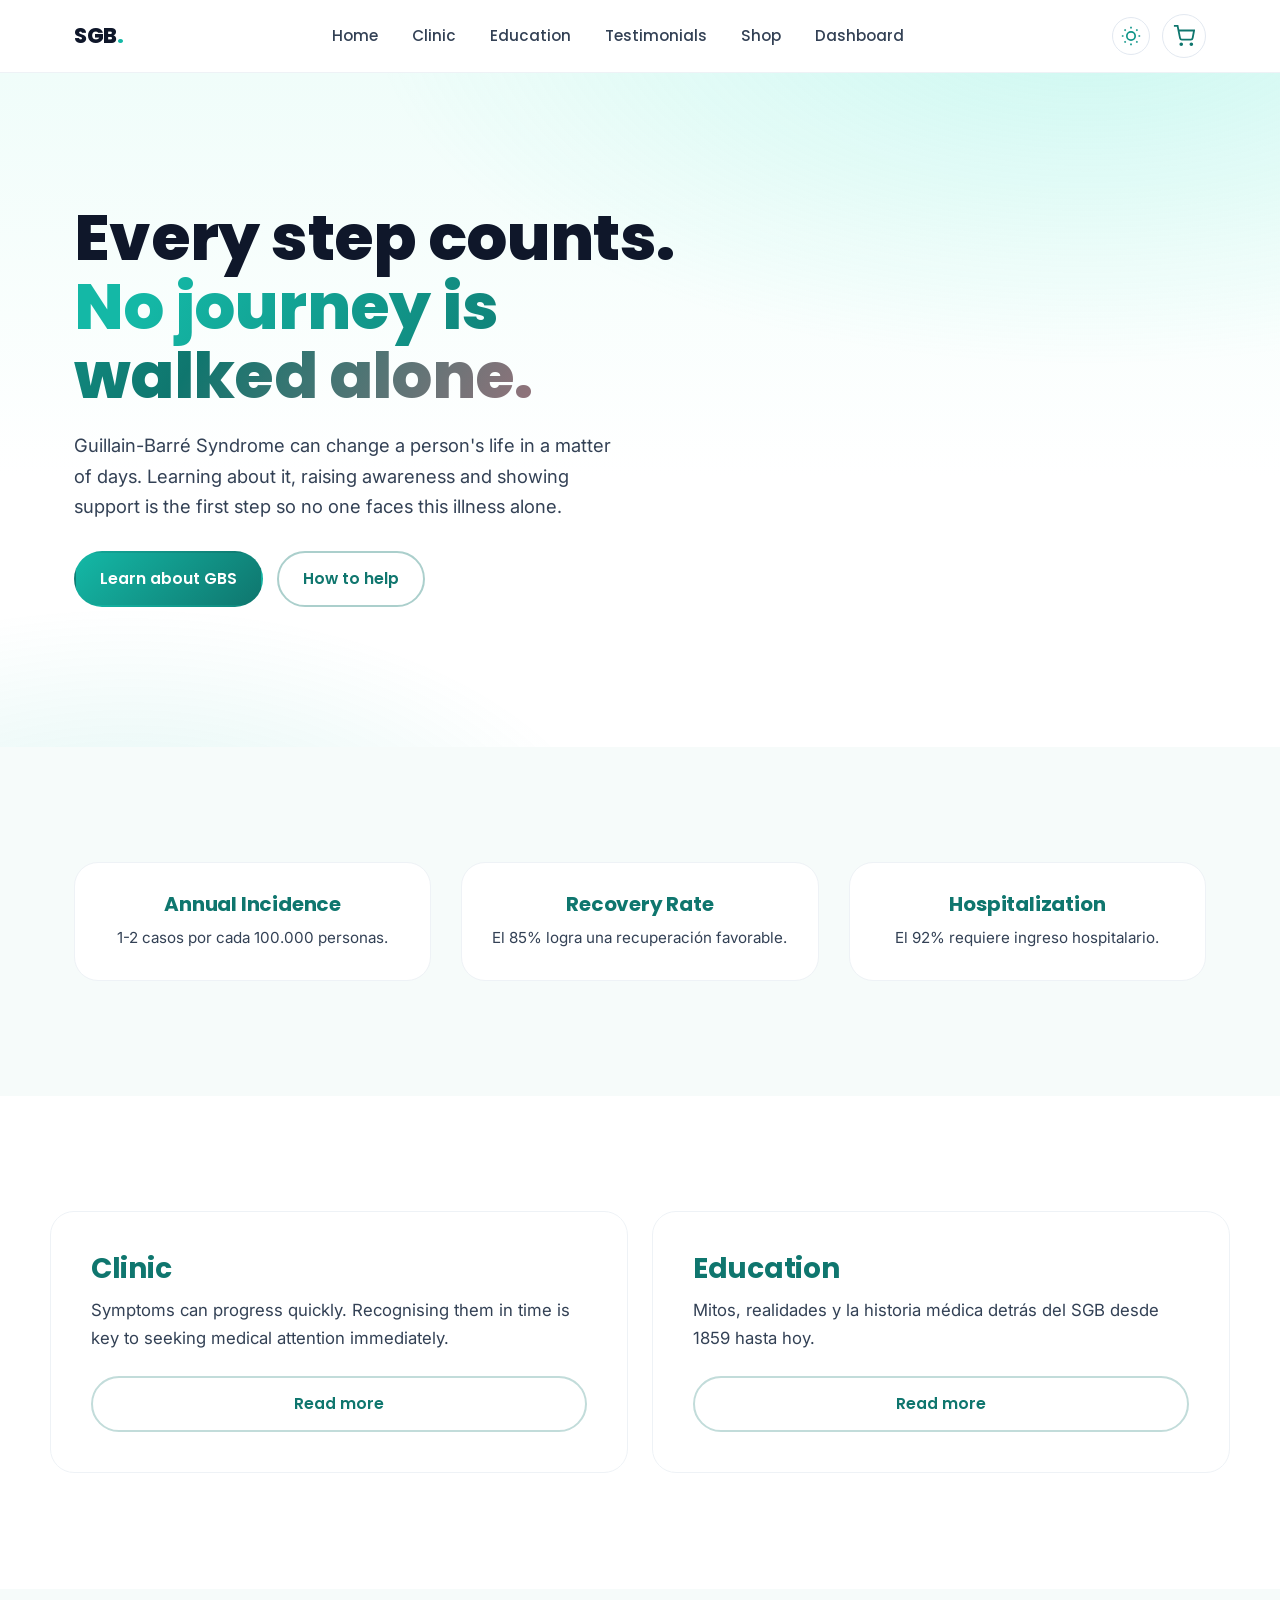
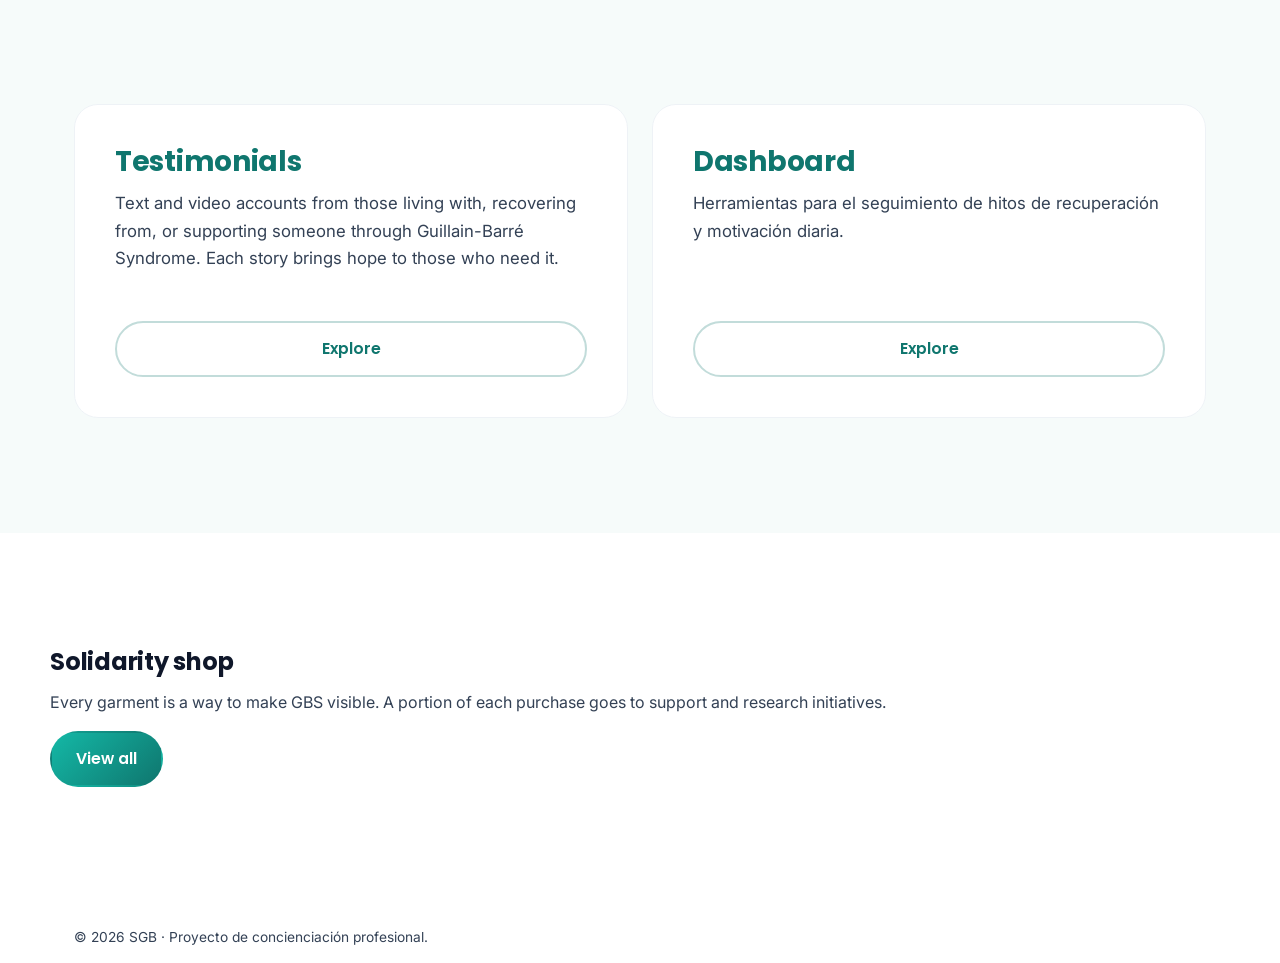
<file: index.html>
<!DOCTYPE html>
<html lang="es" data-theme="light">
<head>
  <meta charset="UTF-8" />
  <meta name="viewport" content="width=device-width, initial-scale=1.0" />
  <title data-i18n="meta.title">SGB · Concienciación del Síndrome de Guillain-Barré</title>
  
  <meta name="description" content="Síndrome de Guillain-Barré (SGB): web de concienciación. Información, síntomas, cómo ayudar y merchandising solidario. Únete a la causa." data-i18n-attr="content:meta.description" />
  <meta name="keywords" content="SGB, Guillain-Barré, síntomas SGB, apoyo SGB, concienciación médica, parálisis ascendente" />
  <meta name="author" content="SGB Concienciación" />
  <meta name="robots" content="index, follow" />
  <link rel="canonical" href="https://sgb-concienciacion.vercel.app/" />
  
  <link rel="icon" type="image/svg+xml" href="assets/favicon.svg" />
  <link rel="stylesheet" href="css/styles.css" />
  <link rel="preconnect" href="https://fonts.googleapis.com" />
  <link rel="preconnect" href="https://fonts.gstatic.com" crossorigin />
  <link href="https://fonts.googleapis.com/css2?family=Poppins:wght@400;500;600;700;800&family=Inter:wght@400;500;600&display=swap" rel="stylesheet" />
</head>
<body>
  <a href="#main" class="skip-link" data-i18n="skip.content">Saltar al contenido</a>

  <header class="site-header sticky" id="top">
    <div class="container header-inner">
      <a href="index.html" class="brand" aria-label="Inicio - SGB" data-i18n-attr="aria-label:brand.aria">
        <span class="brand-text">SGB<span class="brand-dot">.</span></span>
      </a>

      <nav class="nav" id="nav" aria-label="Navegación principal">
        <ul class="nav-list" role="list">
          <li><a href="index.html" class="nav-link active" data-i18n="nav.inicio">Inicio</a></li>
          <li><a href="clinica.html" class="nav-link" data-i18n="nav.sintomas">Clínica</a></li>
          <li><a href="educacion.html" class="nav-link" data-i18n="nav.concienciacion">Educación</a></li>
          <li><a href="comunidad.html" class="nav-link" data-i18n="nav.testimonios">Comunidad</a></li>
          <li><a href="tienda.html" class="nav-link" data-i18n="nav.merchan">Tienda</a></li>
          <li><a href="dashboard.html" class="nav-link" data-i18n="nav.dashboard">Dashboard</a></li>
        </ul>
      </nav>

      <div class="header-actions">
        <button class="theme-toggle" id="themeToggle" aria-label="Cambiar tema" data-i18n-attr="aria-label:attr.theme">
          <svg class="sun" viewBox="0 0 24 24" width="20" height="20" fill="none" stroke="currentColor" stroke-width="2"><circle cx="12" cy="12" r="5"/><path d="M12 1v2M12 21v2M4.22 4.22l1.42 1.42M18.36 18.36l1.42 1.42M1 12h2M21 12h2M4.22 19.78l1.42-1.42M18.36 5.64l1.42-1.42"/></svg>
          <svg class="moon" viewBox="0 0 24 24" width="20" height="20" fill="none" stroke="currentColor" stroke-width="2"><path d="M21 12.79A9 9 0 1 1 11.21 3 7 7 0 0 0 21 12.79z"/></svg>
        </button>
        <button class="cart-btn" id="cartBtn" aria-label="Carrito" data-i18n-attr="aria-label:attr.cart">
          <svg viewBox="0 0 24 24" width="22" height="22" fill="none" stroke="currentColor" stroke-width="2"><circle cx="9" cy="21" r="1"/><circle cx="20" cy="21" r="1"/><path d="M1 1h4l2.68 13.39a2 2 0 0 0 2 1.61h9.72a2 2 0 0 0 2-1.61L23 6H6"/></svg>
          <span class="cart-count" id="cartCount">0</span>
        </button>
        <button class="menu-toggle" id="menuToggle" aria-label="Abrir menú" data-i18n-attr="aria-label:attr.menu.open">
          <span></span><span></span><span></span>
        </button>
      </div>
    </div>
  </header>

  <main id="main">
    <!-- HERO -->
    <section class="hero">
      <div class="container hero-inner">
        <div class="hero-content">
          <h1 class="hero-title"><span data-i18n="hero.title">Cada paso cuenta.</span><br /><span class="grad" data-i18n="hero.title.grad">Ningún camino se recorre solo.</span></h1>
          <p class="hero-lead" data-i18n="hero.lead">El Síndrome de Guillain-Barré puede cambiar la vida de una persona en cuestión de días. Informarse es el primer paso.</p>
          <div class="hero-cta">
            <a href="clinica.html" class="btn btn-primary" data-i18n="hero.cta.conocer">Conocer el SGB</a>
            <a href="tienda.html" class="btn btn-outline" data-i18n="hero.cta.ayuda">Cómo ayudar</a>
          </div>
        </div>
      </div>
    </section>

    <!-- IMPACTO (STATS) -->
    <section class="section section-alt">
      <div class="container">
        <div class="stats-infographic-grid">
          <article class="stat-card-clinical">
            <h3 data-i18n="stats.incidence.h">Incidencia Anual</h3>
            <p>1-2 casos por cada 100.000 personas.</p>
          </article>
          <article class="stat-card-clinical">
            <h3 data-i18n="stats.recovery.h">Recuperación</h3>
            <p>El 85% logra una recuperación favorable.</p>
          </article>
          <article class="stat-card-clinical">
            <h3 data-i18n="stats.hospital.h">Hospitalización</h3>
            <p>El 92% requiere ingreso hospitalario.</p>
          </article>
        </div>
      </div>
    </section>

    <!-- SECCIONES TEASER -->
    <section class="section container">
      <div class="grid-2">
        <article class="teaser-card reveal">
          <h2 data-i18n="nav.sintomas">Clínica</h2>
          <p data-i18n="sintomas.lead">Reconocer los síntomas a tiempo es vital. Explora la progresión ascendente y busca ayuda inmediata.</p>
          <a href="clinica.html" class="btn btn-ghost" data-i18n="btn.readmore">Leer más</a>
        </article>
        <article class="teaser-card reveal">
          <h2 data-i18n="nav.concienciacion">Educación</h2>
          <p>Mitos, realidades y la historia médica detrás del SGB desde 1859 hasta hoy.</p>
          <a href="educacion.html" class="btn btn-ghost" data-i18n="btn.readmore">Leer más</a>
        </article>
      </div>
    </section>

    <section class="section section-alt">
      <div class="container grid-2">
        <article class="teaser-card reveal">
          <h2 data-i18n="nav.testimonios">Comunidad</h2>
          <p data-i18n="test.lead">Historias de lucha y superación. Comparte tu testimonio y ayuda a otros en su camino.</p>
          <div id="teaserTestimonios" class="teaser-grid"></div>
          <a href="comunidad.html" class="btn btn-ghost" data-i18n="btn.explore">Explorar</a>
        </article>
        <article class="teaser-card reveal">
          <h2 data-i18n="nav.dashboard">Mi Dashboard</h2>
          <p>Herramientas para el seguimiento de hitos de recuperación y motivación diaria.</p>
          <a href="dashboard.html" class="btn btn-ghost" data-i18n="btn.explore">Explorar</a>
        </article>
      </div>
    </section>

    <!-- TIENDA TEASER -->
    <section class="section container center">
      <h2 data-i18n="cta.tienda">Tienda Solidaria</h2>
      <p data-i18n="merchan.lead">Cada compra apoya directamente la investigación y visibilidad del SGB.</p>
      <div class="teaser-products grid-3" id="teaserProducts"></div>
      <a href="tienda.html" class="btn btn-primary" data-i18n="btn.viewall">Ver toda la tienda</a>
    </section>
  </main>

  <footer class="footer">
    <div class="container footer-bottom">
      <p>© 2026 SGB · Proyecto de concienciación profesional.</p>
    </div>
  </footer>

  <!-- Scripts -->
  <script src="js/i18n.js"></script>
  <script src="js/main.js"></script>
</body>
</html>
</file>
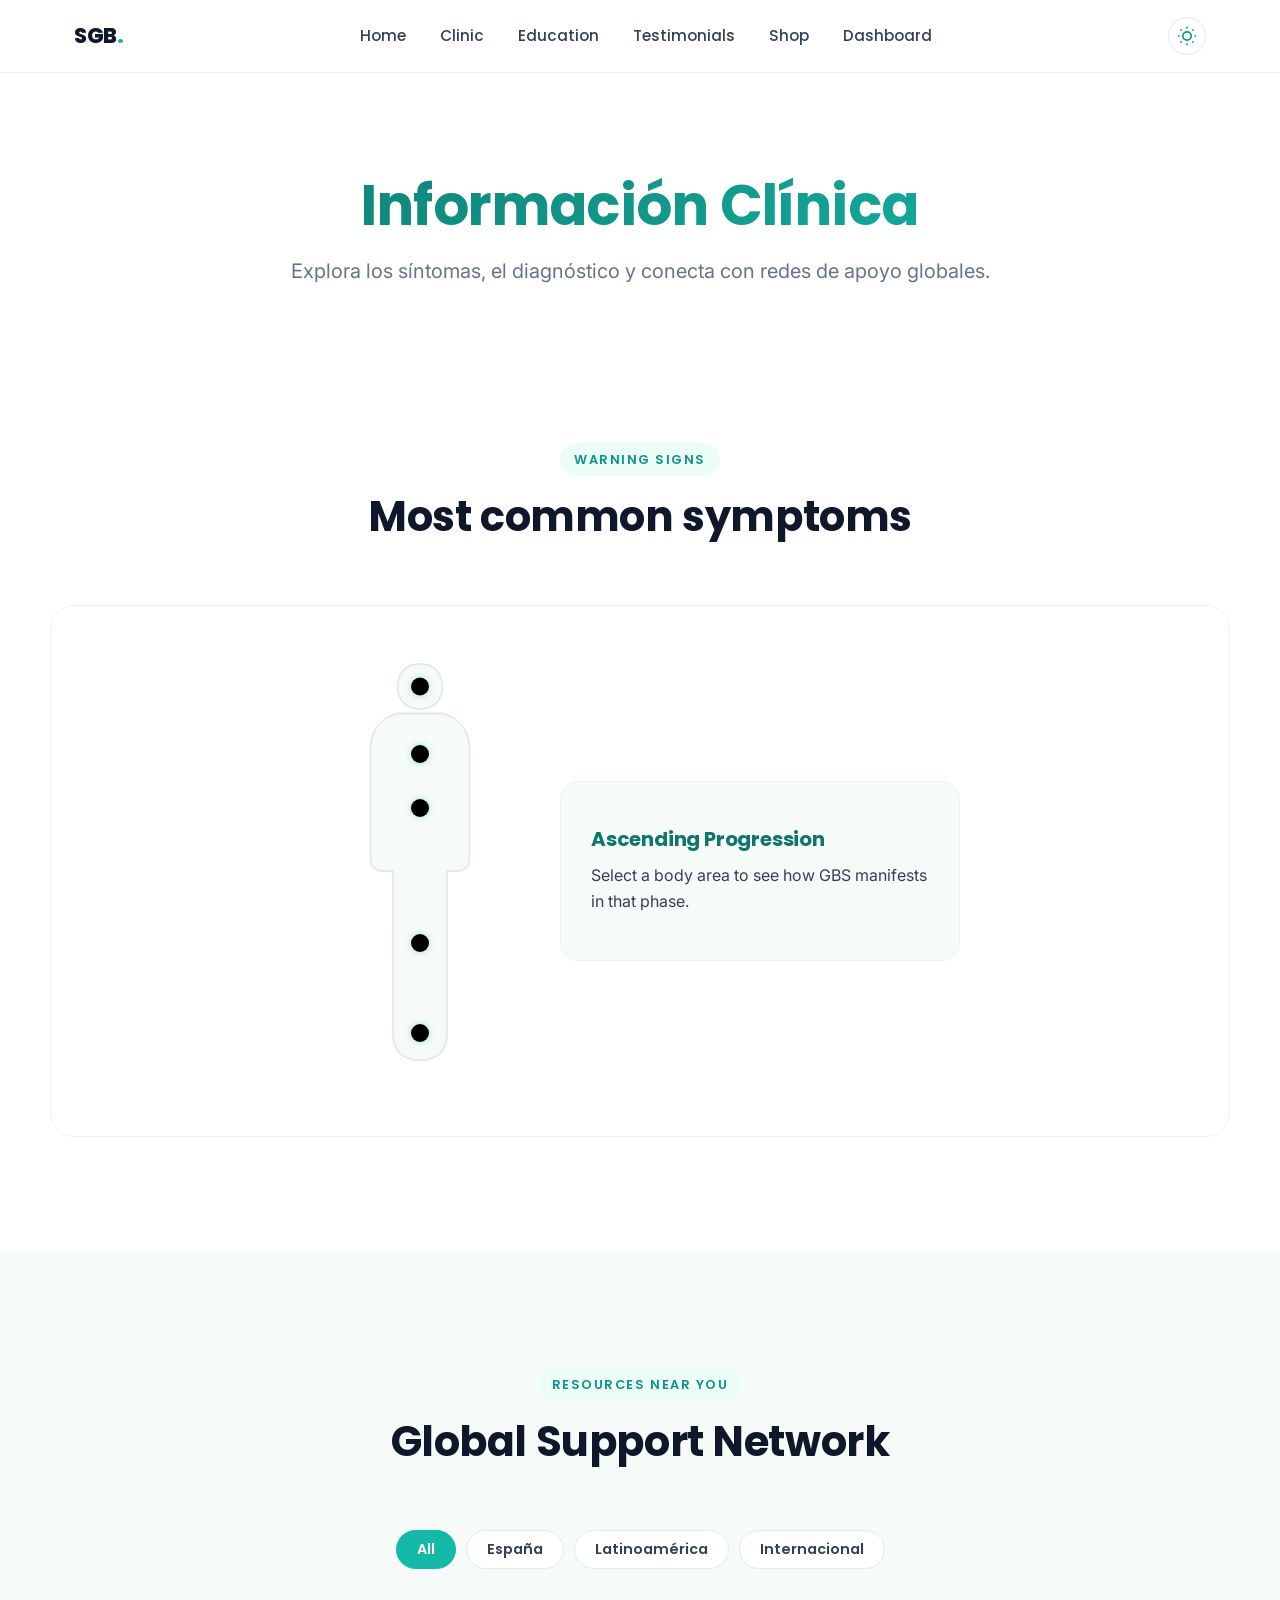
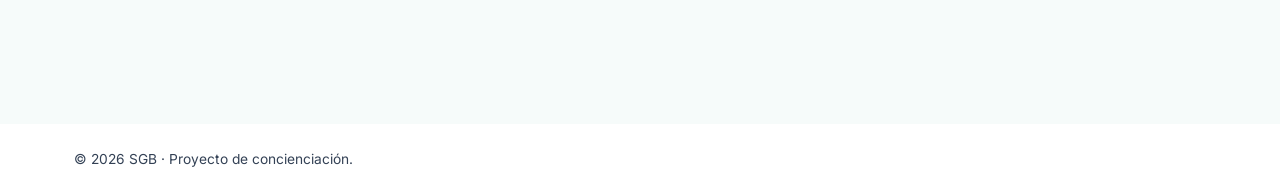
<file: clinica.html>
<!DOCTYPE html>
<html lang="es" data-theme="light">
<head>
  <meta charset="UTF-8" />
  <meta name="viewport" content="width=device-width, initial-scale=1.0" />
  <title data-i18n="nav.sintomas">Clínica - SGB · Concienciación</title>
  <meta name="description" content="Información clínica detallada sobre el Síndrome de Guillain-Barré." data-i18n-attr="content:meta.description" />
  <link rel="icon" type="image/svg+xml" href="assets/favicon.svg" />
  <link rel="stylesheet" href="css/styles.css" />
  <link rel="preconnect" href="https://fonts.googleapis.com" />
  <link rel="preconnect" href="https://fonts.gstatic.com" crossorigin />
  <link href="https://fonts.googleapis.com/css2?family=Poppins:wght@400;500;600;700;800&family=Inter:wght@400;500;600&display=swap" rel="stylesheet" />
</head>
<body class="subpage">
  <a href="#main" class="skip-link" data-i18n="skip.content">Saltar al contenido</a>

  <header class="site-header sticky" id="top">
    <div class="container header-inner">
      <a href="index.html" class="brand" aria-label="Inicio - SGB" data-i18n-attr="aria-label:brand.aria">
        <span class="brand-text">SGB<span class="brand-dot">.</span></span>
      </a>
      <nav class="nav" id="nav" aria-label="Navegación principal">
        <ul class="nav-list" role="list">
          <li><a href="index.html" class="nav-link" data-i18n="nav.inicio">Inicio</a></li>
          <li><a href="clinica.html" class="nav-link active" aria-current="page" data-i18n="nav.sintomas">Clínica</a></li>
          <li><a href="educacion.html" class="nav-link" data-i18n="nav.concienciacion">Educación</a></li>
          <li><a href="comunidad.html" class="nav-link" data-i18n="nav.testimonios">Comunidad</a></li>
          <li><a href="tienda.html" class="nav-link" data-i18n="nav.merchan">Tienda</a></li>
          <li><a href="dashboard.html" class="nav-link" data-i18n="nav.dashboard">Dashboard</a></li>
        </ul>
      </nav>
      <div class="header-actions">
        <button class="theme-toggle" id="themeToggle" aria-label="Cambiar tema" data-i18n-attr="aria-label:attr.theme">
          <svg class="sun" viewBox="0 0 24 24" width="20" height="20" fill="none" stroke="currentColor" stroke-width="2"><circle cx="12" cy="12" r="5"/><path d="M12 1v2M12 21v2M4.22 4.22l1.42 1.42M18.36 18.36l1.42 1.42M1 12h2M21 12h2M4.22 19.78l1.42-1.42M18.36 5.64l1.42-1.42"/></svg>
          <svg class="moon" viewBox="0 0 24 24" width="20" height="20" fill="none" stroke="currentColor" stroke-width="2"><path d="M21 12.79A9 9 0 1 1 11.21 3 7 7 0 0 0 21 12.79z"/></svg>
        </button>
        <button class="menu-toggle" id="menuToggle" aria-label="Abrir menú">
          <span></span><span></span><span></span>
        </button>
      </div>
    </div>
  </header>

  <main id="main">
    <section class="page-header container reveal">
      <h1 data-i18n="clinica.title">Información Clínica</h1>
      <p class="lead" data-i18n="clinica.lead">Explora los síntomas, el diagnóstico y conecta con redes de apoyo globales.</p>
    </section>

    <section id="sintomas" class="section container">
      <div class="section-head reveal">
        <span class="kicker" data-i18n="sintomas.kicker">Señales de alerta</span>
        <h2 data-i18n="sintomas.title">Progresión del SGB</h2>
      </div>
      
      <div class="symptoms-map-container reveal">
        <div class="map-wrapper">
          <div class="human-body-svg">
            <svg viewBox="0 0 200 500" width="100%" height="100%">
              <path d="M100 20c-15 0-25 10-25 25s10 25 25 25 25-10 25-25-10-25-25-25zM75 75c-20 5-30 20-30 40v120c0 10 5 15 15 15h10v180c0 20 10 30 30 30s30-10 30-30V250h10c10 0 15-5 15-15V115c0-20-10-35-30-40H75z" fill="var(--bg-alt)" stroke="var(--line)" stroke-width="2"/>
              <circle class="hotspot" data-step="1" cx="100" cy="430" r="10" fill="var(--teal-500)"/>
              <circle class="hotspot" data-step="2" cx="100" cy="330" r="10" fill="var(--teal-500)"/>
              <circle class="hotspot" data-step="3" cx="100" cy="180" r="10" fill="var(--teal-500)"/>
              <circle class="hotspot" data-step="4" cx="100" cy="120" r="10" fill="var(--teal-500)"/>
              <circle class="hotspot" data-step="5" cx="100" cy="45" r="10" fill="var(--teal-500)"/>
            </svg>
          </div>
          <div class="map-info-panel" id="mapInfoPanel">
            <div class="info-content active" data-step="default">
              <h4 data-i18n="sintomas.map.default.h">Progresión Ascendente</h4>
              <p data-i18n="sintomas.map.default.p">Selecciona una zona para ver los síntomas.</p>
            </div>
            <div class="info-content" data-step="1" hidden><h4 data-i18n="sintomas.map.s1.h">1. Pies</h4><p data-i18n="sintomas.map.s1.p">Hormigueo inicial.</p></div>
            <div class="info-content" data-step="2" hidden><h4 data-i18n="sintomas.map.s2.h">2. Piernas</h4><p data-i18n="sintomas.map.s2.p">Debilidad muscular.</p></div>
            <div class="info-content" data-step="3" hidden><h4 data-i18n="sintomas.map.s3.h">3. Tronco</h4><p data-i18n="sintomas.map.s3.p">Afecta la fuerza central.</p></div>
            <div class="info-content" data-step="4" hidden><h4 data-i18n="sintomas.map.s4.h">4. Pulmones</h4><p data-i18n="sintomas.map.s4.p">Fase crítica respiratoria.</p></div>
            <div class="info-content" data-step="5" hidden><h4 data-i18n="sintomas.map.s5.h">5. Rostro</h4><p data-i18n="sintomas.map.s5.p">Nervios craneales.</p></div>
          </div>
        </div>
      </div>
    </section>

    <section id="apoyo" class="section section-alt">
      <div class="container reveal">
        <div class="section-head">
          <span class="kicker" data-i18n="map.kicker">Recursos</span>
          <h2 data-i18n="map.title">Red de Apoyo Global</h2>
        </div>
        <div class="support-map-wrapper">
          <div class="support-regions">
            <button class="region-tab active" data-region="all" data-i18n="test.tab.all">Todos</button>
            <button class="region-tab" data-region="es">España</button>
            <button class="region-tab" data-region="latam">Latinoamérica</button>
            <button class="region-tab" data-region="intl">Internacional</button>
          </div>
          <div class="support-grid" id="supportGrid"></div>
        </div>
      </div>
    </section>
  </main>

  <footer class="footer">
    <div class="container footer-bottom">
      <p>© 2026 SGB · Proyecto de concienciación.</p>
    </div>
  </footer>

  <script src="js/i18n.js"></script>
  <script src="js/main.js"></script>
</body>
</html>
</file>
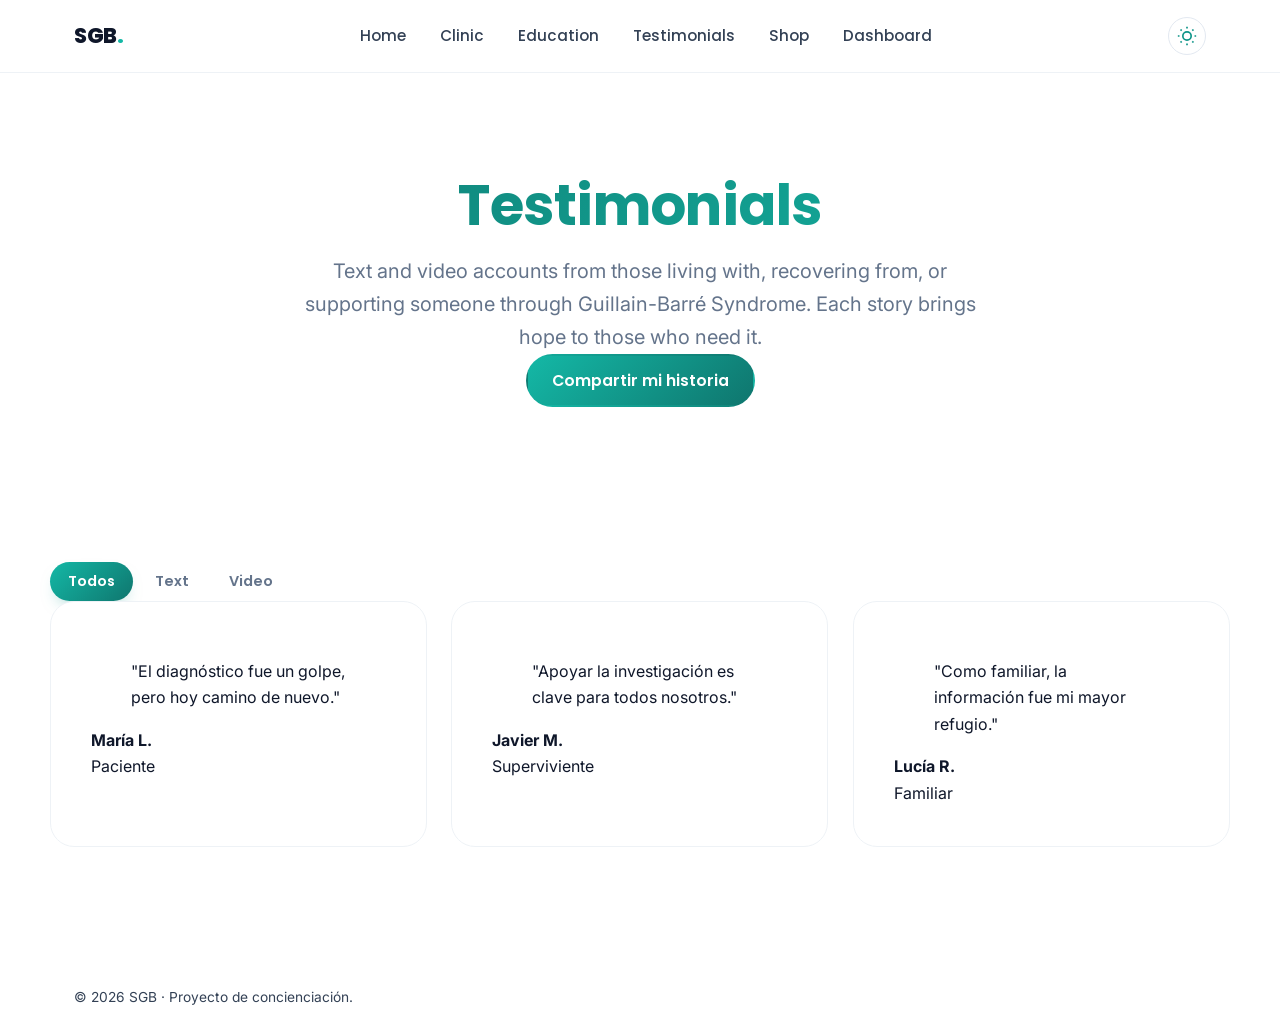
<file: comunidad.html>
<!DOCTYPE html>
<html lang="es" data-theme="light">
<head>
  <meta charset="UTF-8" />
  <meta name="viewport" content="width=device-width, initial-scale=1.0" />
  <title data-i18n="nav.testimonios">Comunidad - SGB · Concienciación</title>
  <meta name="description" content="Lee y comparte testimonios reales sobre el Síndrome de Guillain-Barré. No estás solo en este camino." data-i18n-attr="content:meta.description" />
  <link rel="icon" type="image/svg+xml" href="assets/favicon.svg" />
  <link rel="stylesheet" href="css/styles.css" />
  <link rel="preconnect" href="https://fonts.googleapis.com" />
  <link rel="preconnect" href="https://fonts.gstatic.com" crossorigin />
  <link href="https://fonts.googleapis.com/css2?family=Poppins:wght@400;500;600;700;800&family=Inter:wght@400;500;600&display=swap" rel="stylesheet" />
</head>
<body class="subpage">
  <a href="#main" class="skip-link" data-i18n="skip.content">Saltar al contenido</a>

  <header class="site-header sticky" id="top">
    <div class="container header-inner">
      <a href="index.html" class="brand" aria-label="Inicio - SGB" data-i18n-attr="aria-label:brand.aria">
        <span class="brand-text">SGB<span class="brand-dot">.</span></span>
      </a>
      <nav class="nav" id="nav" aria-label="Navegación principal">
        <ul class="nav-list" role="list">
          <li><a href="index.html" class="nav-link" data-i18n="nav.inicio">Inicio</a></li>
          <li><a href="clinica.html" class="nav-link" data-i18n="nav.sintomas">Clínica</a></li>
          <li><a href="educacion.html" class="nav-link" data-i18n="nav.concienciacion">Educación</a></li>
          <li><a href="comunidad.html" class="nav-link active" aria-current="page" data-i18n="nav.testimonios">Comunidad</a></li>
          <li><a href="tienda.html" class="nav-link" data-i18n="nav.merchan">Tienda</a></li>
          <li><a href="dashboard.html" class="nav-link" data-i18n="nav.dashboard">Dashboard</a></li>
        </ul>
      </nav>
      <div class="header-actions">
        <button class="theme-toggle" id="themeToggle" aria-label="Cambiar tema" data-i18n-attr="aria-label:attr.theme">
          <svg class="sun" viewBox="0 0 24 24" width="20" height="20" fill="none" stroke="currentColor" stroke-width="2"><circle cx="12" cy="12" r="5"/><path d="M12 1v2M12 21v2M4.22 4.22l1.42 1.42M18.36 18.36l1.42 1.42M1 12h2M21 12h2M4.22 19.78l1.42-1.42M18.36 5.64l1.42-1.42"/></svg>
          <svg class="moon" viewBox="0 0 24 24" width="20" height="20" fill="none" stroke="currentColor" stroke-width="2"><path d="M21 12.79A9 9 0 1 1 11.21 3 7 7 0 0 0 21 12.79z"/></svg>
        </button>
        <button class="menu-toggle" id="menuToggle" aria-label="Abrir menú">
          <span></span><span></span><span></span>
        </button>
      </div>
    </div>
  </header>

  <main id="main">
    <section class="page-header container reveal">
      <h1 data-i18n="nav.testimonios">Comunidad SGB</h1>
      <p class="lead" data-i18n="test.lead">Historias de lucha, superación y esperanza de personas que han vivido el SGB.</p>
      <button class="btn btn-primary" id="shareBtnTop" data-i18n="cta.testimonios">Compartir mi historia</button>
    </section>

    <section id="testimonios" class="section container">
      <div class="test-filters reveal" role="tablist">
        <button class="test-tab active" data-filter="all" role="tab" aria-selected="true" data-i18n="test.filter.all">Todos</button>
        <button class="test-tab" data-filter="text" role="tab" aria-selected="false" data-i18n="test.type.text">Texto</button>
        <button class="test-tab" data-filter="video" role="tab" aria-selected="false" data-i18n="test.type.video">Vídeo</button>
      </div>
      <div class="test-grid reveal" id="testGrid">
        <!-- Testimonios dinámicos -->
      </div>
    </section>
  </main>

  <!-- MODAL TESTIMONIO -->
  <div class="modal" id="testModal" aria-hidden="true">
    <div class="modal-backdrop" id="modalBackdrop"></div>
    <div class="modal-content">
      <button class="modal-close" id="modalClose">&times;</button>
      <h3 data-i18n="modal.test.title">Comparte tu historia</h3>
      <form id="testForm" class="form">
        <div class="field">
          <label for="name" data-i18n="form.name">Nombre</label>
          <input type="text" id="name" required />
        </div>
        <div class="field">
          <label for="content" data-i18n="form.story">Tu historia</label>
          <textarea id="content" rows="4" required></textarea>
        </div>
        <button type="submit" class="btn btn-primary btn-block" data-i18n="btn.send">Enviar testimonio</button>
      </form>
    </div>
  </div>

  <footer class="footer">
    <div class="container footer-bottom">
      <p>© 2026 SGB · Proyecto de concienciación.</p>
    </div>
  </footer>

  <script src="js/i18n.js"></script>
  <script src="js/main.js"></script>
</body>
</html>
</file>
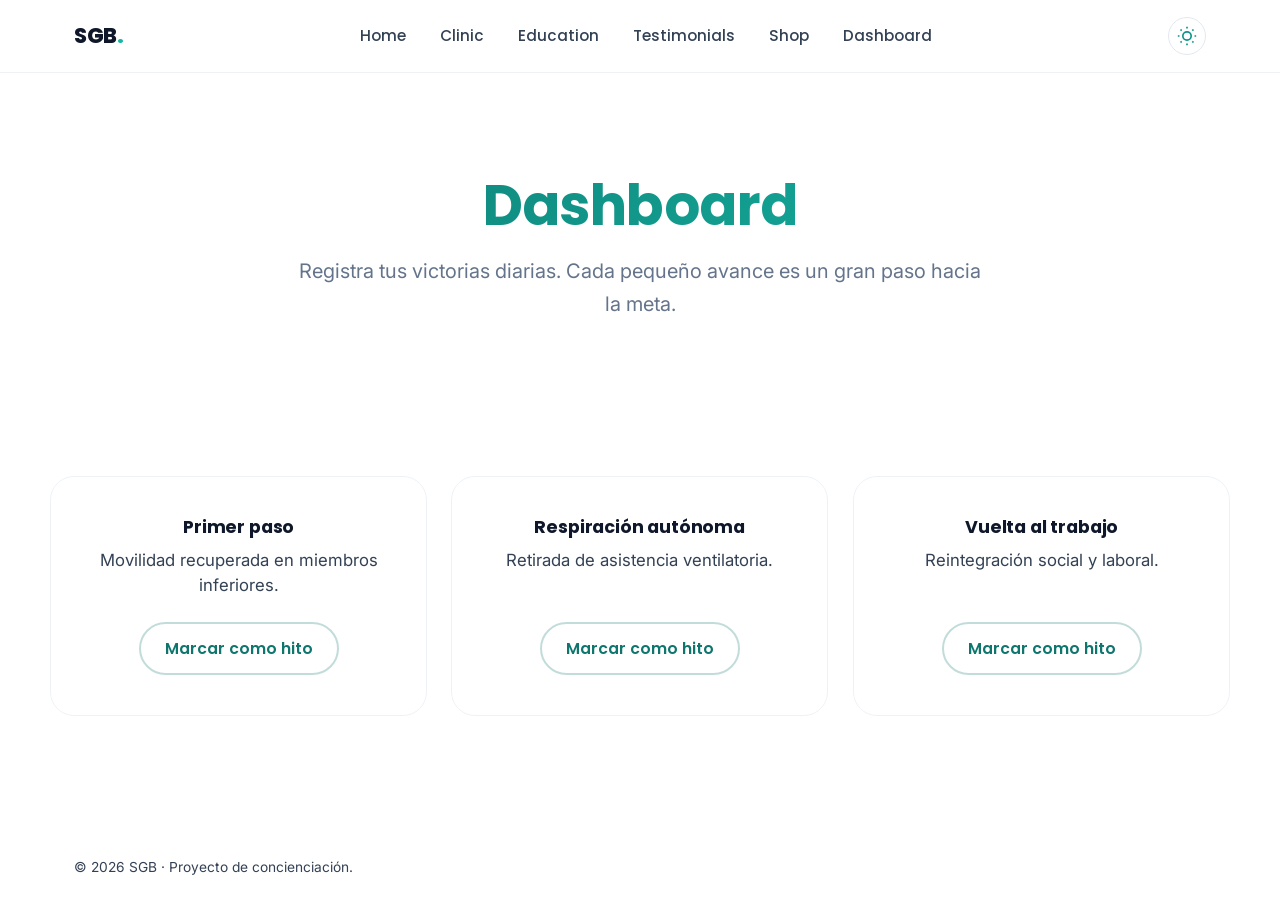
<file: dashboard.html>
<!DOCTYPE html>
<html lang="es" data-theme="light">
<head>
  <meta charset="UTF-8" />
  <meta name="viewport" content="width=device-width, initial-scale=1.0" />
  <title data-i18n="nav.dashboard">Dashboard de Recuperación - SGB · Concienciación</title>
  <meta name="description" content="Haz un seguimiento de tus hitos de recuperación y celebra cada paso en tu camino con el SGB." data-i18n-attr="content:meta.description" />
  <link rel="icon" type="image/svg+xml" href="assets/favicon.svg" />
  <link rel="stylesheet" href="css/styles.css" />
  <link rel="preconnect" href="https://fonts.googleapis.com" />
  <link rel="preconnect" href="https://fonts.gstatic.com" crossorigin />
  <link href="https://fonts.googleapis.com/css2?family=Poppins:wght@400;500;600;700;800&family=Inter:wght@400;500;600&display=swap" rel="stylesheet" />
</head>
<body class="subpage">
  <a href="#main" class="skip-link" data-i18n="skip.content">Saltar al contenido</a>

  <header class="site-header sticky" id="top">
    <div class="container header-inner">
      <a href="index.html" class="brand" aria-label="Inicio - SGB" data-i18n-attr="aria-label:brand.aria">
        <span class="brand-text">SGB<span class="brand-dot">.</span></span>
      </a>
      <nav class="nav" id="nav" aria-label="Navegación principal">
        <ul class="nav-list" role="list">
          <li><a href="index.html" class="nav-link" data-i18n="nav.inicio">Inicio</a></li>
          <li><a href="clinica.html" class="nav-link" data-i18n="nav.sintomas">Clínica</a></li>
          <li><a href="educacion.html" class="nav-link" data-i18n="nav.concienciacion">Educación</a></li>
          <li><a href="comunidad.html" class="nav-link" data-i18n="nav.testimonios">Comunidad</a></li>
          <li><a href="tienda.html" class="nav-link" data-i18n="nav.merchan">Tienda</a></li>
          <li><a href="dashboard.html" class="nav-link active" aria-current="page" data-i18n="nav.dashboard">Dashboard</a></li>
        </ul>
      </nav>
      <div class="header-actions">
        <button class="theme-toggle" id="themeToggle" aria-label="Cambiar tema" data-i18n-attr="aria-label:attr.theme">
          <svg class="sun" viewBox="0 0 24 24" width="20" height="20" fill="none" stroke="currentColor" stroke-width="2"><circle cx="12" cy="12" r="5"/><path d="M12 1v2M12 21v2M4.22 4.22l1.42 1.42M18.36 18.36l1.42 1.42M1 12h2M21 12h2M4.22 19.78l1.42-1.42M18.36 5.64l1.42-1.42"/></svg>
          <svg class="moon" viewBox="0 0 24 24" width="20" height="20" fill="none" stroke="currentColor" stroke-width="2"><path d="M21 12.79A9 9 0 1 1 11.21 3 7 7 0 0 0 21 12.79z"/></svg>
        </button>
        <button class="menu-toggle" id="menuToggle" aria-label="Abrir menú">
          <span></span><span></span><span></span>
        </button>
      </div>
    </div>
  </header>

  <main id="main">
    <section class="page-header container reveal">
      <h1 data-i18n="nav.dashboard">Mi Recuperación</h1>
      <p class="lead">Registra tus victorias diarias. Cada pequeño avance es un gran paso hacia la meta.</p>
    </section>

    <section id="hitos" class="section container">
      <div id="milestones-content" class="reveal"></div>
    </section>
  </main>

  <footer class="footer">
    <div class="container footer-bottom">
      <p>© 2026 SGB · Proyecto de concienciación.</p>
    </div>
  </footer>

  <script src="js/i18n.js"></script>
  <script src="js/main.js"></script>
</body>
</html>
</file>
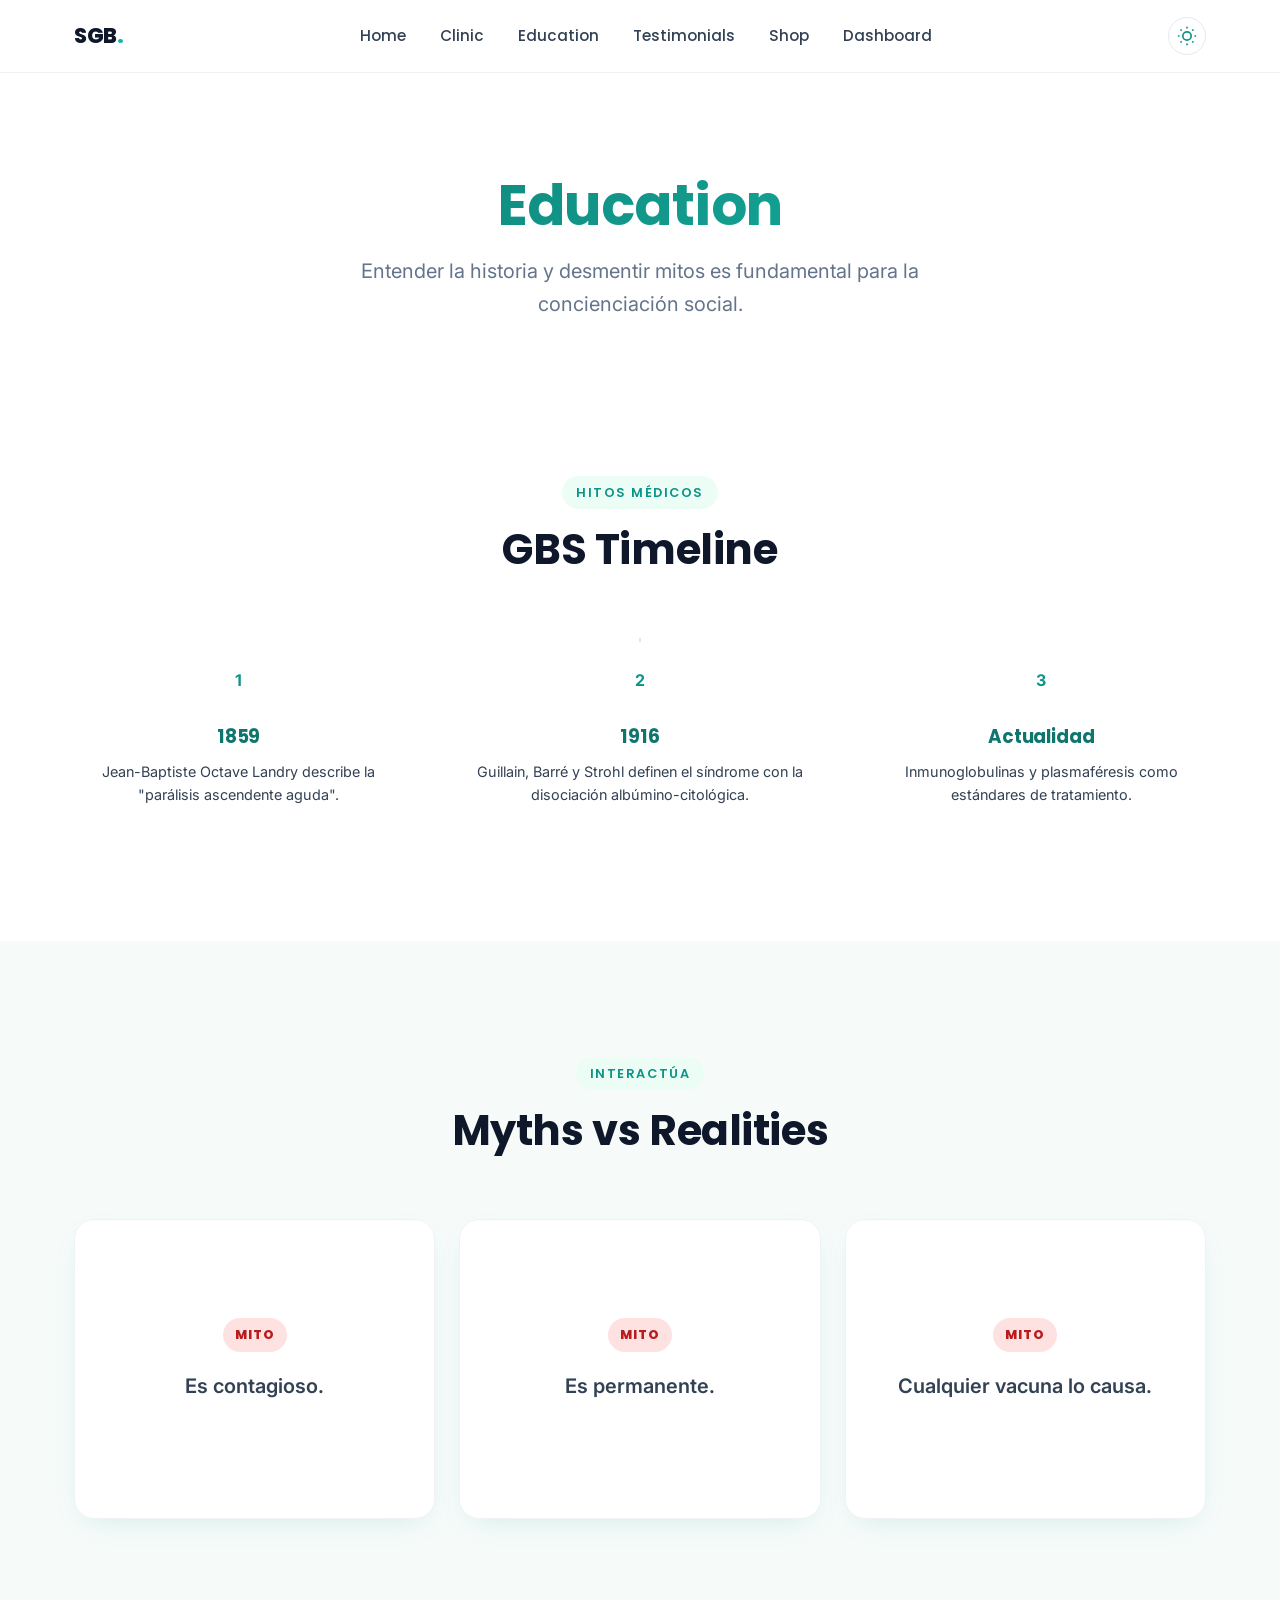
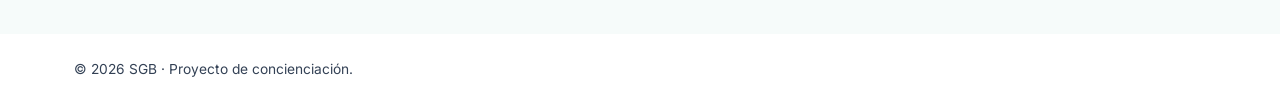
<file: educacion.html>
<!DOCTYPE html>
<html lang="es" data-theme="light">
<head>
  <meta charset="UTF-8" />
  <meta name="viewport" content="width=device-width, initial-scale=1.0" />
  <title data-i18n="nav.concienciacion">Educación - SGB · Concienciación</title>
  <meta name="description" content="Aprende sobre la historia del SGB, desmiente mitos y accede a recursos educativos de calidad." data-i18n-attr="content:meta.description" />
  <link rel="icon" type="image/svg+xml" href="assets/favicon.svg" />
  <link rel="stylesheet" href="css/styles.css" />
  <link rel="preconnect" href="https://fonts.googleapis.com" />
  <link rel="preconnect" href="https://fonts.gstatic.com" crossorigin />
  <link href="https://fonts.googleapis.com/css2?family=Poppins:wght@400;500;600;700;800&family=Inter:wght@400;500;600&display=swap" rel="stylesheet" />
</head>
<body class="subpage">
  <a href="#main" class="skip-link" data-i18n="skip.content">Saltar al contenido</a>

  <header class="site-header sticky" id="top">
    <div class="container header-inner">
      <a href="index.html" class="brand" aria-label="Inicio - SGB" data-i18n-attr="aria-label:brand.aria">
        <span class="brand-text">SGB<span class="brand-dot">.</span></span>
      </a>
      <nav class="nav" id="nav" aria-label="Navegación principal">
        <ul class="nav-list" role="list">
          <li><a href="index.html" class="nav-link" data-i18n="nav.inicio">Inicio</a></li>
          <li><a href="clinica.html" class="nav-link" data-i18n="nav.sintomas">Clínica</a></li>
          <li><a href="educacion.html" class="nav-link active" aria-current="page" data-i18n="nav.concienciacion">Educación</a></li>
          <li><a href="comunidad.html" class="nav-link" data-i18n="nav.testimonios">Comunidad</a></li>
          <li><a href="tienda.html" class="nav-link" data-i18n="nav.merchan">Tienda</a></li>
          <li><a href="dashboard.html" class="nav-link" data-i18n="nav.dashboard">Dashboard</a></li>
        </ul>
      </nav>
      <div class="header-actions">
        <button class="theme-toggle" id="themeToggle" aria-label="Cambiar tema" data-i18n-attr="aria-label:attr.theme">
          <svg class="sun" viewBox="0 0 24 24" width="20" height="20" fill="none" stroke="currentColor" stroke-width="2"><circle cx="12" cy="12" r="5"/><path d="M12 1v2M12 21v2M4.22 4.22l1.42 1.42M18.36 18.36l1.42 1.42M1 12h2M21 12h2M4.22 19.78l1.42-1.42M18.36 5.64l1.42-1.42"/></svg>
          <svg class="moon" viewBox="0 0 24 24" width="20" height="20" fill="none" stroke="currentColor" stroke-width="2"><path d="M21 12.79A9 9 0 1 1 11.21 3 7 7 0 0 0 21 12.79z"/></svg>
        </button>
        <button class="menu-toggle" id="menuToggle" aria-label="Abrir menú">
          <span></span><span></span><span></span>
        </button>
      </div>
    </div>
  </header>

  <main id="main">
    <section class="page-header container reveal">
      <h1 data-i18n="nav.concienciacion">Educación y Recursos</h1>
      <p class="lead">Entender la historia y desmentir mitos es fundamental para la concienciación social.</p>
    </section>

    <section id="historia" class="section container">
      <div class="section-head reveal">
        <span class="kicker">Hitos médicos</span>
        <h2 data-i18n="time.title">Historia del SGB</h2>
      </div>
      <div class="timeline-container reveal">
        <div class="timeline-line"></div>
        <div class="timeline-steps grid-3">
          <article class="timeline-step">
            <div class="step-dot">1</div>
            <h3>1859</h3>
            <p>Jean-Baptiste Octave Landry describe la "parálisis ascendente aguda".</p>
          </article>
          <article class="timeline-step">
            <div class="step-dot">2</div>
            <h3>1916</h3>
            <p>Guillain, Barré y Strohl definen el síndrome con la disociación albúmino-citológica.</p>
          </article>
          <article class="timeline-step">
            <div class="step-dot">3</div>
            <h3>Actualidad</h3>
            <p>Inmunoglobulinas y plasmaféresis como estándares de tratamiento.</p>
          </article>
        </div>
      </div>
    </section>

    <section id="mitos" class="section section-alt">
      <div class="container">
        <div class="section-head reveal center">
          <span class="kicker">Interactúa</span>
          <h2 data-i18n="myths.title">Mitos vs Realidades</h2>
        </div>
        <div class="myths-grid grid-3 reveal">
          <article class="flip-card">
            <div class="flip-card-inner">
              <div class="flip-card-front">
                <div class="myth-badge">MITO</div>
                <p>Es contagioso.</p>
              </div>
              <div class="flip-card-back">
                <div class="reality-badge">REALIDAD</div>
                <p>No se transmite de persona a persona.</p>
              </div>
            </div>
          </article>
          <article class="flip-card">
            <div class="flip-card-inner">
              <div class="flip-card-front">
                <div class="myth-badge">MITO</div>
                <p>Es permanente.</p>
              </div>
              <div class="flip-card-back">
                <div class="reality-badge">REALIDAD</div>
                <p>El 85% logra recuperación funcional favorable.</p>
              </div>
            </div>
          </article>
          <article class="flip-card">
            <div class="flip-card-inner">
              <div class="flip-card-front">
                <div class="myth-badge">MITO</div>
                <p>Cualquier vacuna lo causa.</p>
              </div>
              <div class="flip-card-back">
                <div class="reality-badge">REALIDAD</div>
                <p>El riesgo tras vacunación es extremadamente bajo comparado con infecciones.</p>
              </div>
            </div>
          </article>
        </div>
      </div>
    </section>
  </main>

  <footer class="footer">
    <div class="container footer-bottom">
      <p>© 2026 SGB · Proyecto de concienciación.</p>
    </div>
  </footer>

  <script src="js/i18n.js"></script>
  <script src="js/main.js"></script>
</body>
</html>
</file>
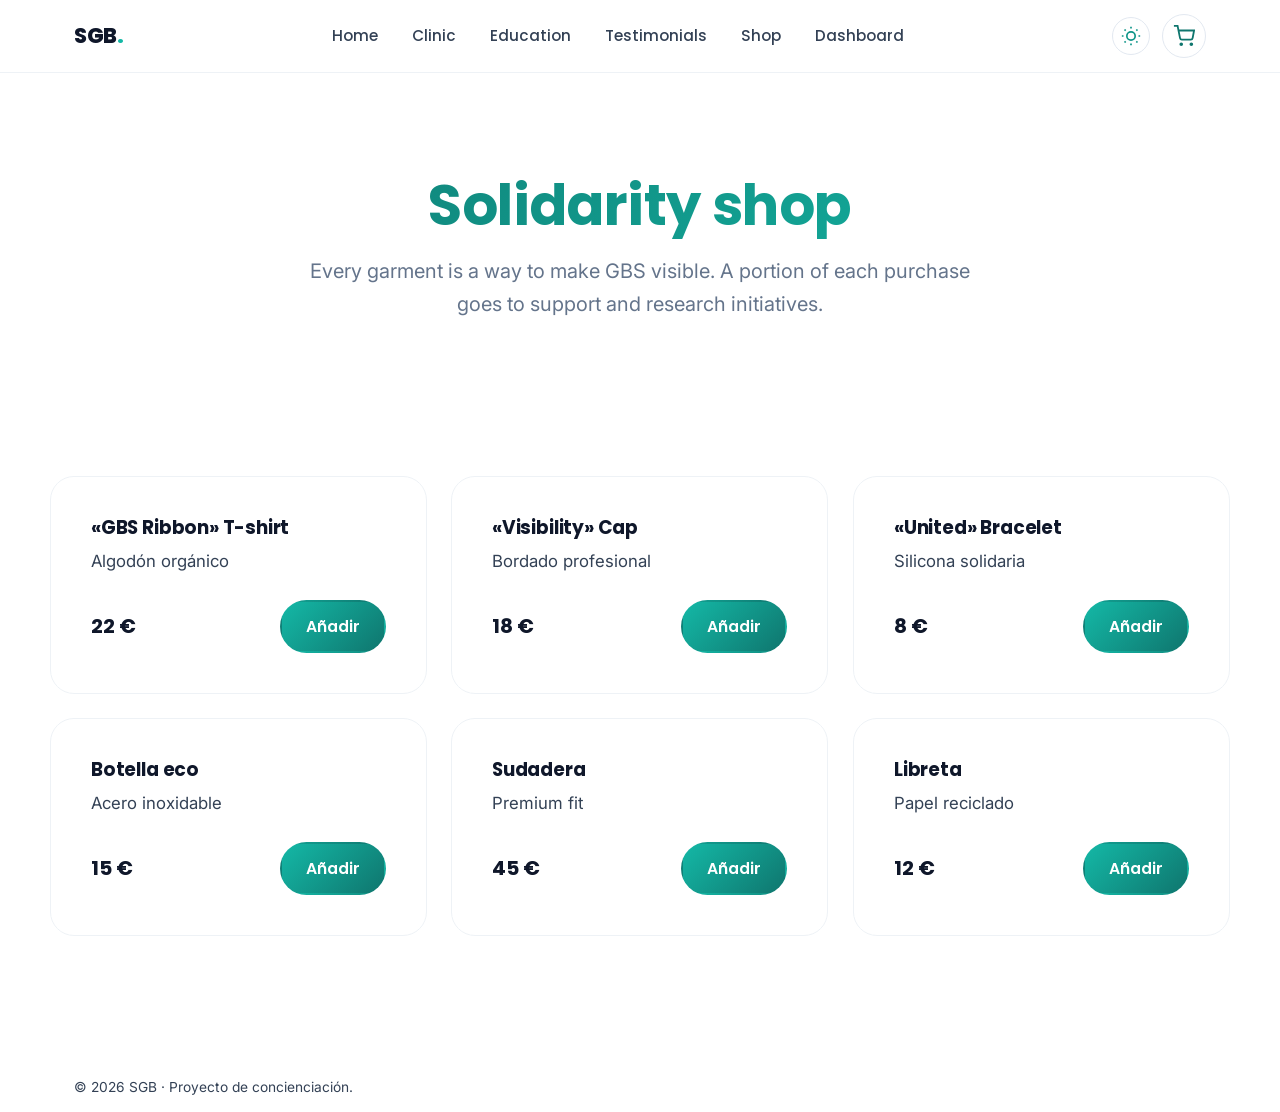
<file: tienda.html>
<!DOCTYPE html>
<html lang="es" data-theme="light">
<head>
  <meta charset="UTF-8" />
  <meta name="viewport" content="width=device-width, initial-scale=1.0" />
  <title data-i18n="nav.merchan">Tienda Solidaria - SGB · Concienciación</title>
  <meta name="description" content="Apoya la concienciación sobre el SGB adquiriendo productos solidarios. Todos los beneficios se destinan a la causa." data-i18n-attr="content:meta.description" />
  <link rel="icon" type="image/svg+xml" href="assets/favicon.svg" />
  <link rel="stylesheet" href="css/styles.css" />
  <link rel="preconnect" href="https://fonts.googleapis.com" />
  <link rel="preconnect" href="https://fonts.gstatic.com" crossorigin />
  <link href="https://fonts.googleapis.com/css2?family=Poppins:wght@400;500;600;700;800&family=Inter:wght@400;500;600&display=swap" rel="stylesheet" />
</head>
<body class="subpage">
  <a href="#main" class="skip-link" data-i18n="skip.content">Saltar al contenido</a>

  <header class="site-header sticky" id="top">
    <div class="container header-inner">
      <a href="index.html" class="brand" aria-label="Inicio - SGB" data-i18n-attr="aria-label:brand.aria">
        <span class="brand-text">SGB<span class="brand-dot">.</span></span>
      </a>
      <nav class="nav" id="nav" aria-label="Navegación principal">
        <ul class="nav-list" role="list">
          <li><a href="index.html" class="nav-link" data-i18n="nav.inicio">Inicio</a></li>
          <li><a href="clinica.html" class="nav-link" data-i18n="nav.sintomas">Clínica</a></li>
          <li><a href="educacion.html" class="nav-link" data-i18n="nav.concienciacion">Educación</a></li>
          <li><a href="comunidad.html" class="nav-link" data-i18n="nav.testimonios">Comunidad</a></li>
          <li><a href="tienda.html" class="nav-link active" aria-current="page" data-i18n="nav.merchan">Tienda</a></li>
          <li><a href="dashboard.html" class="nav-link" data-i18n="nav.dashboard">Dashboard</a></li>
        </ul>
      </nav>
      <div class="header-actions">
        <button class="theme-toggle" id="themeToggle" aria-label="Cambiar tema" data-i18n-attr="aria-label:attr.theme">
          <svg class="sun" viewBox="0 0 24 24" width="20" height="20" fill="none" stroke="currentColor" stroke-width="2"><circle cx="12" cy="12" r="5"/><path d="M12 1v2M12 21v2M4.22 4.22l1.42 1.42M18.36 18.36l1.42 1.42M1 12h2M21 12h2M4.22 19.78l1.42-1.42M18.36 5.64l1.42-1.42"/></svg>
          <svg class="moon" viewBox="0 0 24 24" width="20" height="20" fill="none" stroke="currentColor" stroke-width="2"><path d="M21 12.79A9 9 0 1 1 11.21 3 7 7 0 0 0 21 12.79z"/></svg>
        </button>
        <button class="cart-btn" id="cartBtn" aria-label="Carrito" data-i18n-attr="aria-label:attr.cart">
          <svg viewBox="0 0 24 24" width="22" height="22" fill="none" stroke="currentColor" stroke-width="2"><circle cx="9" cy="21" r="1"/><circle cx="20" cy="21" r="1"/><path d="M1 1h4l2.68 13.39a2 2 0 0 0 2 1.61h9.72a2 2 0 0 0 2-1.61L23 6H6"/></svg>
          <span class="cart-count" id="cartCount">0</span>
        </button>
        <button class="menu-toggle" id="menuToggle" aria-label="Abrir menú">
          <span></span><span></span><span></span>
        </button>
      </div>
    </div>
  </header>

  <main id="main">
    <section class="page-header container reveal">
      <h1 data-i18n="cta.tienda">Tienda Solidaria</h1>
      <p class="lead" data-i18n="merchan.lead">Cada compra apoya directamente el mantenimiento de esta plataforma y la investigación del SGB.</p>
    </section>

    <section id="tienda" class="section container">
      <div class="products-grid grid-3" id="productsGrid">
        <!-- Productos dinámicos -->
      </div>
    </section>
  </main>

  <!-- Carrito Drawer -->
  <div class="cart-drawer" id="cartDrawer" aria-hidden="true">
    <div class="cart-overlay" id="cartOverlay"></div>
    <div class="cart-panel">
      <div class="cart-header">
        <h3 data-i18n="cart.title">Tu Carrito</h3>
        <button class="cart-close" id="cartClose">&times;</button>
      </div>
      <div class="cart-body">
        <ul class="cart-items" id="cartItemsList"></ul>
        <div id="cartEmptyState" class="cart-empty-state" data-i18n="cart.empty">Tu carrito está vacío.</div>
      </div>
      <div class="cart-footer" id="cartFooter" hidden>
        <div class="cart-total-row"><span data-i18n="cart.total">Total</span>: <span id="cartTotalPrice">0 €</span></div>
        <button id="checkoutBtn" class="btn btn-primary btn-block" data-i18n="btn.checkout">Tramitar pedido</button>
      </div>
    </div>
  </div>

  <footer class="footer">
    <div class="container footer-bottom">
      <p>© 2026 SGB · Proyecto de concienciación.</p>
    </div>
  </footer>

  <script src="js/i18n.js"></script>
  <script src="js/main.js"></script>
</body>
</html>
</file>
<file: css/styles.css>
/* =========================================================
   SGB · Concienciación del Síndrome de Guillain-Barré
   Hoja de estilos principal
   ========================================================= */

/* ---------- Tokens / variables ---------- */
:root {
  --teal-900: #0b504a;
  --teal-800: #0f766e;
  --teal-700: #0d9488;
  --teal-600: #14b8a6;
  --teal-400: #2dd4bf;
  --teal-300: #5eead4;

  --coral: #f97373;
  --coral-soft: #fb7185;
  --amber: #fbbf24;

  --ink: #0f172a;
  --ink-soft: #334155;
  --muted: #64748b;
  --line: #e2e8f0;
  --line-soft: #eef2f6;
  --bg: #ffffff;
  --bg-alt: #f6fbfa;
  --bg-tint: #ecfdf5;

  --radius: 16px;
  --radius-sm: 10px;
  --radius-lg: 24px;
  --shadow-sm: 0 1px 2px rgba(15, 23, 42, .06), 0 1px 3px rgba(15, 23, 42, .04);
  --shadow: 0 10px 30px -12px rgba(13, 148, 136, .18);
  --shadow-lg: 0 30px 60px -20px rgba(13, 148, 136, .28);

  --container: 1180px;
  --ease: cubic-bezier(.22, .61, .36, 1);

  --font-display: "Poppins", system-ui, -apple-system, "Segoe UI", Roboto, sans-serif;
  --font-body: "Inter", system-ui, -apple-system, "Segoe UI", Roboto, sans-serif;
}

/* ---------- Reset base ---------- */
*, *::before, *::after { box-sizing: border-box; }

html { scroll-behavior: smooth; -webkit-text-size-adjust: 100%; }

body {
  margin: 0;
  font-family: var(--font-body);
  color: var(--ink);
  background: var(--bg);
  line-height: 1.65;
  font-size: 16px;
  -webkit-font-smoothing: antialiased;
  text-rendering: optimizeLegibility;
  overflow-x: hidden;
}

h1, h2, h3, h4 {
  font-family: var(--font-display);
  color: var(--ink);
  line-height: 1.18;
  margin: 0 0 .5em;
  font-weight: 700;
  letter-spacing: -.01em;
}

p { margin: 0 0 1em; color: var(--ink-soft); }

a { color: var(--teal-800); text-decoration: none; transition: color .2s var(--ease); }
a:hover { color: var(--teal-600); }

ul { margin: 0; padding: 0; list-style: none; }

img, svg { display: block; max-width: 100%; }

:focus-visible { outline: 3px solid var(--teal-400); outline-offset: 2px; border-radius: 4px; }

/* ---------- Layout ---------- */
.container {
  width: 100%;
  max-width: var(--container);
  margin-inline: auto;
  padding-inline: 24px;
}

.section { padding: clamp(64px, 9vw, 120px) 0; position: relative; }
.section-alt { background: var(--bg-alt); }

.section-head { max-width: 720px; margin: 0 auto clamp(40px, 5vw, 64px); text-align: center; }
.section-head h2 { font-size: clamp(1.8rem, 3.4vw, 2.6rem); }
.section-lead { font-size: 1.075rem; color: var(--muted); margin-top: 4px; }

.kicker {
  display: inline-block;
  font-family: var(--font-display);
  font-size: .8rem;
  font-weight: 600;
  letter-spacing: .12em;
  text-transform: uppercase;
  color: var(--teal-700);
  background: var(--bg-tint);
  padding: 6px 14px;
  border-radius: 999px;
  margin-bottom: 16px;
}

.grid-2 { display: grid; grid-template-columns: repeat(2, 1fr); gap: 24px; }
.grid-3 { display: grid; grid-template-columns: repeat(3, 1fr); gap: 24px; }
.grid-4 { display: grid; grid-template-columns: repeat(4, 1fr); gap: 24px; }

/* ---------- Botones ---------- */
.btn {
  --btn-bg: var(--teal-800);
  display: inline-flex;
  align-items: center;
  justify-content: center;
  gap: 8px;
  font-family: var(--font-display);
  font-weight: 600;
  font-size: .98rem;
  padding: 13px 24px;
  border-radius: 999px;
  border: 2px solid transparent;
  cursor: pointer;
  background: var(--btn-bg);
  color: #fff;
  transition: transform .2s var(--ease), box-shadow .25s var(--ease), background .2s var(--ease);
  white-space: nowrap;
}
.btn:hover { transform: translateY(-2px); box-shadow: 0 14px 24px -10px rgba(13, 148, 136, .55); color: #fff; }
.btn:active { transform: translateY(0); }

.btn-primary { background: linear-gradient(135deg, var(--teal-600), var(--teal-800)); }
.btn-outline { background: transparent; color: var(--teal-800); border-color: rgba(15, 118, 110, .35); }
.btn-outline:hover { background: var(--teal-800); color: #fff; border-color: var(--teal-800); }

.btn-ghost {
  background: transparent;
  color: var(--teal-800);
  border-color: rgba(15, 118, 110, .25);
}
.btn-ghost:hover { background: var(--teal-800); color: #fff; }

.btn-small { padding: 9px 16px; font-size: .88rem; }
.btn-light { background: #fff; color: var(--teal-800); }
.btn-light:hover { color: var(--teal-800); box-shadow: 0 14px 24px -10px rgba(0, 0, 0, .25); }

/* ---------- Skip link ---------- */
.skip-link {
  position: absolute;
  left: -999px;
  top: 8px;
  background: var(--teal-800);
  color: #fff;
  padding: 10px 16px;
  border-radius: 8px;
  z-index: 200;
}
.skip-link:focus { left: 12px; }

/* ---------- Header ---------- */
.site-header {
  position: sticky;
  top: 0;
  z-index: 100;
  background: rgba(255, 255, 255, .82);
  backdrop-filter: saturate(180%) blur(14px);
  -webkit-backdrop-filter: saturate(180%) blur(14px);
  border-bottom: 1px solid var(--line-soft);
  transition: box-shadow .3s var(--ease);
}
.site-header.scrolled { box-shadow: 0 6px 20px -14px rgba(15, 23, 42, .25); }

.header-inner {
  display: flex;
  align-items: center;
  justify-content: space-between;
  gap: 20px;
  height: 72px;
}

.brand {
  display: inline-flex;
  align-items: center;
  gap: 10px;
  font-family: var(--font-display);
  font-weight: 800;
  font-size: 1.3rem;
  color: var(--ink);
  letter-spacing: -.02em;
}
.brand:hover { color: var(--ink); }
.brand-mark {
  display: grid;
  place-items: center;
  width: 38px;
  height: 38px;
  border-radius: 12px;
  color: #fff;
  background: linear-gradient(135deg, var(--teal-600), var(--teal-800));
  box-shadow: 0 8px 18px -8px rgba(15, 118, 110, .6);
}
.brand-dot { color: var(--teal-600); }

.nav-list { display: flex; align-items: center; gap: 6px; }
.nav-link {
  position: relative;
  display: inline-block;
  padding: 9px 14px;
  font-family: var(--font-display);
  font-weight: 500;
  font-size: .95rem;
  color: var(--ink-soft);
  border-radius: 999px;
  transition: color .2s var(--ease), background .2s var(--ease);
}
.nav-link::after {
  content: "";
  position: absolute;
  left: 14px; right: 14px; bottom: 4px;
  height: 2px;
  background: var(--teal-600);
  transform: scaleX(0);
  transform-origin: left;
  transition: transform .25s var(--ease);
  border-radius: 2px;
}
.nav-link:hover { color: var(--teal-800); }
.nav-link:hover::after { transform: scaleX(1); }

.header-actions { display: flex; align-items: center; gap: 12px; }
.nav-cta { display: inline-flex; }

.cart-btn {
  position: relative;
  display: grid;
  place-items: center;
  width: 44px;
  height: 44px;
  border: 1px solid var(--line);
  background: #fff;
  border-radius: 50%;
  color: var(--teal-800);
  cursor: pointer;
  transition: box-shadow .2s var(--ease), transform .2s var(--ease);
}
.cart-btn:hover { box-shadow: var(--shadow-sm); transform: translateY(-1px); }
.cart-count {
  position: absolute;
  top: -4px; right: -4px;
  min-width: 20px; height: 20px;
  padding: 0 5px;
  display: grid;
  place-items: center;
  font-family: var(--font-display);
  font-size: .72rem;
  font-weight: 700;
  color: #fff;
  background: var(--coral);
  border-radius: 999px;
  border: 2px solid #fff;
  transform: scale(0);
  transition: transform .25s var(--ease);
}
.cart-count.show { transform: scale(1); }

.menu-toggle {
  display: none;
  flex-direction: column;
  justify-content: center;
  gap: 5px;
  width: 44px;
  height: 44px;
  background: transparent;
  border: 1px solid var(--line);
  border-radius: 12px;
  cursor: pointer;
  padding: 0;
}
.menu-toggle span {
  width: 20px;
  height: 2px;
  background: var(--ink);
  margin: 0 auto;
  border-radius: 2px;
  transition: transform .3s var(--ease), opacity .2s var(--ease);
}
.menu-toggle.open span:nth-child(1) { transform: translateY(7px) rotate(45deg); }
.menu-toggle.open span:nth-child(2) { opacity: 0; }
.menu-toggle.open span:nth-child(3) { transform: translateY(-7px) rotate(-45deg); }

/* ---------- Selector de idioma ---------- */
.lang-switch { position: relative; }

.lang-btn {
  display: inline-flex;
  align-items: center;
  gap: 6px;
  height: 44px;
  padding: 0 12px;
  border: 1px solid var(--line);
  background: #fff;
  border-radius: 999px;
  color: var(--ink-soft);
  font-family: var(--font-display);
  font-weight: 600;
  font-size: .85rem;
  letter-spacing: .03em;
  cursor: pointer;
  transition: box-shadow .2s var(--ease), transform .2s var(--ease), border-color .2s var(--ease), color .2s var(--ease);
}
.lang-btn:hover { box-shadow: var(--shadow-sm); transform: translateY(-1px); border-color: var(--teal-300); color: var(--teal-800); }
.lang-btn .lang-current { line-height: 1; }
.lang-btn .lang-caret { opacity: .6; transition: transform .25s var(--ease); }
.lang-btn.open .lang-caret { transform: rotate(180deg); }

.lang-menu {
  position: absolute;
  top: calc(100% + 8px);
  right: 0;
  min-width: 172px;
  margin: 0;
  padding: 6px;
  background: #fff;
  border: 1px solid var(--line);
  border-radius: 14px;
  box-shadow: var(--shadow);
  z-index: 120;
  list-style: none;
  opacity: 0;
  visibility: hidden;
  transform: translateY(-6px);
  transition: opacity .2s var(--ease), transform .2s var(--ease), visibility .2s var(--ease);
}
.lang-menu.open { opacity: 1; visibility: visible; transform: translateY(0); }

.lang-option {
  display: block;
  width: 100%;
  text-align: left;
  padding: 9px 12px;
  border: none;
  background: transparent;
  border-radius: 10px;
  font-family: var(--font-body);
  font-size: .92rem;
  font-weight: 500;
  color: var(--ink-soft);
  cursor: pointer;
  transition: background .15s var(--ease), color .15s var(--ease);
}
.lang-option:hover { background: var(--bg-tint); color: var(--teal-800); }
.lang-option.active { color: var(--teal-800); font-weight: 700; background: var(--bg-tint); }

/* ---------- Hero ---------- */
.hero {
  position: relative;
  padding: clamp(70px, 12vw, 130px) 0 clamp(60px, 8vw, 100px);
  overflow: hidden;
  background:
    radial-gradient(1200px 600px at 85% -10%, rgba(94, 234, 212, .25), transparent 60%),
    radial-gradient(900px 500px at 10% 120%, rgba(20, 184, 166, .14), transparent 55%),
    linear-gradient(180deg, #f0fdfa 0%, #ffffff 60%);
}
.hero-bg { position: absolute; inset: 0; pointer-events: none; z-index: 0; }
.blob {
  position: absolute;
  border-radius: 50%;
  filter: blur(60px);
  opacity: .5;
  animation: float 14s ease-in-out infinite;
}
.blob-1 { width: 360px; height: 360px; background: #5eead4; top: -80px; right: -60px; }
.blob-2 { width: 280px; height: 280px; background: #99f6e4; bottom: -60px; left: -40px; animation-delay: -4s; }
.blob-3 { width: 200px; height: 200px; background: #fda4af; top: 40%; left: 45%; opacity: .25; animation-delay: -8s; }
@keyframes float {
  0%, 100% { transform: translate(0, 0) scale(1); }
  50% { transform: translate(20px, -24px) scale(1.06); }
}

.hero-inner {
  position: relative;
  z-index: 1;
  display: grid;
  grid-template-columns: 1.15fr .85fr;
  align-items: center;
  gap: 48px;
}

.eyebrow {
  display: inline-flex;
  align-items: center;
  gap: 8px;
  font-family: var(--font-display);
  font-weight: 600;
  font-size: .82rem;
  letter-spacing: .04em;
  color: var(--teal-800);
  background: #fff;
  border: 1px solid var(--teal-300);
  padding: 8px 14px;
  border-radius: 999px;
  box-shadow: var(--shadow-sm);
  margin-bottom: 22px;
}
.ribbon-mini { display: inline-grid; place-items: center; color: var(--teal-600); }

.hero-title {
  font-size: clamp(2.3rem, 5.4vw, 4rem);
  font-weight: 800;
  line-height: 1.08;
  margin-bottom: 20px;
}
.grad {
  background: linear-gradient(120deg, var(--teal-600) 10%, var(--teal-800) 60%, var(--coral-soft) 130%);
  -webkit-background-clip: text;
  background-clip: text;
  -webkit-text-fill-color: transparent;
  color: transparent;
}
.hero-lead {
  font-size: 1.15rem;
  color: var(--ink-soft);
  max-width: 540px;
  margin-bottom: 30px;
}
.hero-cta { display: flex; flex-wrap: wrap; gap: 14px; margin-bottom: 40px; }

.hero-stats {
  display: grid;
  grid-template-columns: repeat(3, 1fr);
  gap: 24px;
  max-width: 560px;
  padding-top: 26px;
  border-top: 1px solid var(--line);
}
.hero-stats li { display: flex; flex-direction: column; }
.hero-stats strong {
  font-family: var(--font-display);
  font-size: 1.7rem;
  font-weight: 700;
  color: var(--teal-800);
  line-height: 1;
}
.hero-stats span { font-size: .82rem; color: var(--muted); margin-top: 6px; }

.hero-art { display: grid; place-items: center; }
.ribbon-medal {
  width: min(360px, 80%);
  filter: drop-shadow(0 28px 40px rgba(13, 148, 136, .28));
  animation: bob 6s ease-in-out infinite;
}
@keyframes bob { 0%, 100% { transform: translateY(0); } 50% { transform: translateY(-12px); } }

.scroll-cue {
  position: absolute;
  left: 50%;
  bottom: 22px;
  transform: translateX(-50%);
  z-index: 2;
  display: grid;
  place-items: center;
}
.mouse {
  width: 26px; height: 42px;
  border: 2px solid var(--teal-700);
  border-radius: 999px;
  display: flex;
  justify-content: center;
  padding-top: 7px;
  opacity: .7;
}
.wheel {
  width: 4px; height: 8px;
  background: var(--teal-700);
  border-radius: 2px;
  animation: wheel 1.6s ease-in-out infinite;
}
@keyframes wheel { 0% { opacity: 1; transform: translateY(0); } 100% { opacity: 0; transform: translateY(10px); } }

/* ---------- Tarjetas ---------- */
.cards { margin-top: 8px; }
.card {
  background: #fff;
  border: 1px solid var(--line-soft);
  border-radius: var(--radius);
  padding: 28px;
  box-shadow: var(--shadow-sm);
  transition: transform .25s var(--ease), box-shadow .25s var(--ease), border-color .25s var(--ease);
}
.card:hover { transform: translateY(-6px); box-shadow: var(--shadow); border-color: var(--teal-300); }
.card-icon {
  display: grid;
  place-items: center;
  width: 54px; height: 54px;
  border-radius: 14px;
  margin-bottom: 18px;
  color: #fff;
  background: linear-gradient(135deg, var(--teal-500, var(--teal-600)), var(--teal-800));
}
.card-icon.teal { background: linear-gradient(135deg, var(--teal-600), var(--teal-800)); }
.card h3 { font-size: 1.2rem; margin-bottom: 8px; }
.card p { margin: 0; color: var(--muted); font-size: .98rem; }

/* ---------- Callout ---------- */
.callout {
  display: flex;
  align-items: flex-start;
  gap: 14px;
  margin-top: 36px;
  padding: 20px 24px;
  background: var(--bg-tint);
  border: 1px solid #c7f0e8;
  border-left: 4px solid var(--teal-600);
  border-radius: var(--radius-sm);
}
.callout-icon { color: var(--teal-700); flex: 0 0 auto; margin-top: 2px; }
.callout p { margin: 0; font-size: .96rem; color: var(--ink-soft); }

/* ---------- Síntomas ---------- */
.symptoms { gap: 18px; }
.symptom {
  display: flex;
  gap: 18px;
  align-items: flex-start;
  background: #fff;
  border: 1px solid var(--line-soft);
  border-radius: var(--radius);
  padding: 22px 24px;
  box-shadow: var(--shadow-sm);
  transition: transform .25s var(--ease), box-shadow .25s var(--ease), border-color .25s var(--ease);
}
.symptom:hover { transform: translateY(-4px); box-shadow: var(--shadow); border-color: var(--teal-300); }
.sym-num {
  font-family: var(--font-display);
  font-weight: 800;
  font-size: 1.5rem;
  color: var(--teal-400);
  background: var(--bg-tint);
  border-radius: 12px;
  min-width: 50px;
  height: 50px;
  display: grid;
  place-items: center;
  flex: 0 0 auto;
}
.symptom h3 { font-size: 1.08rem; margin-bottom: 4px; }
.symptom p { margin: 0; font-size: .96rem; color: var(--muted); }

/* ---------- Split / concienciación ---------- */
.split {
  display: grid;
  grid-template-columns: 1fr 1fr;
  gap: 56px;
  align-items: center;
}
.split-text h2 { font-size: clamp(1.7rem, 3vw, 2.4rem); margin-bottom: 16px; }
.split-text p { font-size: 1.05rem; }
.check-list { margin-top: 24px; display: grid; gap: 12px; }
.check-list li {
  position: relative;
  padding-left: 32px;
  font-weight: 500;
  color: var(--ink-soft);
}
.check-list li::before {
  content: "";
  position: absolute;
  left: 0; top: 4px;
  width: 20px; height: 20px;
  border-radius: 50%;
  background: var(--bg-tint);
}
.check-list li::after {
  content: "";
  position: absolute;
  left: 6px; top: 9px;
  width: 8px; height: 4px;
  border-left: 2px solid var(--teal-700);
  border-bottom: 2px solid var(--teal-700);
  transform: rotate(-45deg);
}

.stats-panel {
  background: linear-gradient(160deg, #fff, #f0fdfa);
  border: 1px solid var(--line-soft);
  border-radius: var(--radius-lg);
  padding: 32px;
  box-shadow: var(--shadow);
}
.stat-row { margin-bottom: 22px; }
.stat-row:last-of-type { margin-bottom: 8px; }
.stat-bar {
  height: 12px;
  background: #e2f3f0;
  border-radius: 999px;
  overflow: hidden;
  margin-bottom: 8px;
}
.stat-bar span {
  display: block;
  height: 100%;
  background: linear-gradient(90deg, var(--teal-400), var(--teal-800));
  border-radius: 999px;
  width: 0;
  transition: width 1.2s var(--ease);
}
.stat-row.animated .stat-bar span { width: var(--w); }
.stat-meta { display: flex; align-items: baseline; gap: 10px; }
.stat-meta strong { font-family: var(--font-display); font-size: 1.3rem; color: var(--teal-800); }
.stat-meta span { font-size: .92rem; color: var(--muted); }
.stats-note { font-size: .8rem; color: var(--muted); margin-top: 14px; margin-bottom: 0; }

/* ---------- Productos ---------- */
.products { gap: 26px; }
.product {
  display: flex;
  flex-direction: column;
  background: #fff;
  border: 1px solid var(--line-soft);
  border-radius: var(--radius-lg);
  overflow: hidden;
  box-shadow: var(--shadow-sm);
  transition: transform .3s var(--ease), box-shadow .3s var(--ease), border-color .3s var(--ease);
}
.product:hover { transform: translateY(-8px); box-shadow: var(--shadow-lg); border-color: var(--teal-300); }
.product-media {
  position: relative;
  aspect-ratio: 1 / 1;
  display: grid;
  place-items: center;
  padding: 28px;
  background: radial-gradient(120% 120% at 50% 0%, #f0fdfa, #ffffff 70%);
}
.product-media svg { width: 78%; height: 78%; transition: transform .35s var(--ease); }
.product:hover .product-media svg { transform: scale(1.06) rotate(-1deg); }
.badge {
  position: absolute;
  top: 14px; left: 14px;
  font-family: var(--font-display);
  font-size: .72rem;
  font-weight: 600;
  letter-spacing: .04em;
  text-transform: uppercase;
  color: var(--teal-800);
  background: #fff;
  border: 1px solid var(--teal-300);
  padding: 5px 10px;
  border-radius: 999px;
  box-shadow: var(--shadow-sm);
}
.product-body { padding: 20px 22px 24px; display: flex; flex-direction: column; flex: 1; }
.product-body h3 { font-size: 1.12rem; margin-bottom: 6px; }
.product-body p { font-size: .92rem; color: var(--muted); margin-bottom: 18px; flex: 1; }
.product-foot { display: flex; align-items: center; justify-content: space-between; gap: 12px; }
.price { font-family: var(--font-display); font-weight: 700; font-size: 1.25rem; color: var(--ink); }

/* ---------- Cómo ayudar ---------- */
.help { gap: 24px; }
.help-card {
  background: #fff;
  border: 1px solid var(--line-soft);
  border-radius: var(--radius);
  padding: 30px 28px;
  box-shadow: var(--shadow-sm);
  transition: transform .25s var(--ease), box-shadow .25s var(--ease), border-color .25s var(--ease);
}
.help-card:hover { transform: translateY(-6px); box-shadow: var(--shadow); border-color: var(--teal-300); }
.help-icon {
  display: grid;
  place-items: center;
  width: 56px; height: 56px;
  border-radius: 16px;
  margin-bottom: 18px;
  color: #fff;
  background: linear-gradient(135deg, var(--teal-600), var(--teal-800));
}
.help-card h3 { font-size: 1.2rem; margin-bottom: 8px; }
.help-card p { margin-bottom: 18px; color: var(--muted); font-size: .98rem; }
.link-arrow {
  display: inline-flex;
  align-items: center;
  gap: 6px;
  font-family: var(--font-display);
  font-weight: 600;
  font-size: .95rem;
  color: var(--teal-800);
}
.link-arrow span { transition: transform .2s var(--ease); }
.link-arrow:hover { color: var(--teal-600); }
.link-arrow:hover span { transform: translateX(4px); }

.cta-banner {
  display: flex;
  align-items: center;
  justify-content: space-between;
  gap: 28px;
  flex-wrap: wrap;
  margin-top: 56px;
  padding: clamp(28px, 4vw, 44px);
  border-radius: var(--radius-lg);
  background:
    radial-gradient(800px 300px at 90% -40%, rgba(94, 234, 212, .5), transparent 60%),
    linear-gradient(135deg, var(--teal-800), var(--teal-900));
  color: #fff;
  box-shadow: var(--shadow-lg);
}
.cta-banner h3 { color: #fff; font-size: clamp(1.4rem, 2.6vw, 1.9rem); margin-bottom: 6px; }
.cta-banner p { color: rgba(255, 255, 255, .85); margin: 0; }

/* ---------- Footer ---------- */
.site-footer {
  background: var(--ink);
  color: #cbd5e1;
  padding: clamp(56px, 7vw, 80px) 0 28px;
  margin-top: 0;
}
.footer-inner {
  display: grid;
  grid-template-columns: 1.3fr 2fr;
  gap: 48px;
  padding-bottom: 40px;
  border-bottom: 1px solid rgba(255, 255, 255, .08);
}
.brand-footer { color: #fff; }
.brand-footer:hover { color: #fff; }
.footer-brand p { color: #94a3b8; margin-top: 14px; max-width: 320px; font-size: .95rem; }
.footer-cols { display: grid; grid-template-columns: repeat(3, 1fr); gap: 24px; }
.footer-col h4 {
  color: #fff;
  font-size: .95rem;
  letter-spacing: .03em;
  margin-bottom: 16px;
  font-weight: 600;
}
.footer-col ul { display: grid; gap: 10px; }
.footer-col a { color: #94a3b8; font-size: .95rem; }
.footer-col a:hover { color: var(--teal-300); }
.social { display: flex; gap: 12px; }
.social a {
  display: grid;
  place-items: center;
  width: 40px; height: 40px;
  border-radius: 10px;
  background: rgba(255, 255, 255, .06);
  color: #cbd5e1;
  transition: background .2s var(--ease), color .2s var(--ease), transform .2s var(--ease);
}
.social a:hover { background: var(--teal-700); color: #fff; transform: translateY(-2px); }
.footer-bottom {
  display: flex;
  align-items: center;
  justify-content: space-between;
  flex-wrap: wrap;
  gap: 8px;
  padding-top: 24px;
  font-size: .86rem;
  color: #64748b;
}
.footer-legal { margin: 0; }

/* ---------- Toast ---------- */
.toast {
  position: fixed;
  left: 50%;
  bottom: 28px;
  transform: translate(-50%, 140%);
  z-index: 300;
  background: var(--ink);
  color: #fff;
  font-family: var(--font-display);
  font-weight: 500;
  font-size: .95rem;
  padding: 14px 22px;
  border-radius: 999px;
  box-shadow: var(--shadow-lg);
  display: flex;
  align-items: center;
  gap: 10px;
  transition: transform .4s var(--ease);
  max-width: 90vw;
}
.toast.show { transform: translate(-50%, 0); }
.toast::before {
  content: "";
  width: 20px; height: 20px;
  border-radius: 50%;
  background: var(--teal-400);
  display: inline-block;
  background-image: linear-gradient(135deg, transparent 45%, #fff 47%, #fff 53%, transparent 55%);
}

/* ---------- Animaciones reveal ---------- */
.reveal {
  opacity: 0;
  transform: translateY(28px);
  transition: opacity .7s var(--ease), transform .7s var(--ease);
  will-change: opacity, transform;
}
.reveal.in { opacity: 1; transform: none; }

/* ---------- Responsive ---------- */
@media (max-width: 960px) {
  .grid-3, .grid-4 { grid-template-columns: repeat(2, 1fr); }
  .hero-inner { grid-template-columns: 1fr; gap: 36px; }
  .hero-art { order: -1; }
  .ribbon-medal { width: min(240px, 60%); }
  .split { grid-template-columns: 1fr; gap: 36px; }
  .footer-inner { grid-template-columns: 1fr; gap: 32px; }
}

@media (max-width: 760px) {
  .nav {
    position: fixed;
    inset: 72px 0 auto 0;
    background: #fff;
    border-bottom: 1px solid var(--line);
    padding: 16px 24px 24px;
    transform: translateY(-130%);
    transition: transform .35s var(--ease);
    box-shadow: 0 20px 30px -16px rgba(15, 23, 42, .2);
    z-index: 90;
  }
  .nav.open { transform: translateY(0); }
  .nav-list { flex-direction: column; align-items: stretch; gap: 4px; }
  .nav-link { padding: 12px 14px; border-radius: 10px; }
  .nav-link::after { display: none; }
  .nav-link:hover { background: var(--bg-tint); }

  .menu-toggle { display: flex; }
  .nav-cta { display: none; }

  .grid-2, .grid-3, .grid-4 { grid-template-columns: 1fr; }
  .hero-stats { grid-template-columns: 1fr; gap: 14px; max-width: 360px; }
  .hero-stats li { flex-direction: row; align-items: baseline; gap: 12px; }
  .hero-stats span { margin-top: 0; }

  .footer-cols { grid-template-columns: 1fr 1fr; }
  .cta-banner { flex-direction: column; align-items: flex-start; text-align: left; }
}

@media (max-width: 420px) {
  .footer-cols { grid-template-columns: 1fr; }
  .grid-3, .grid-4 { grid-template-columns: 1fr; }
  .container { padding-inline: 18px; }
  .lang-btn { padding: 0 9px; gap: 5px; }
  .lang-menu { min-width: 150px; }
}

/* ---------- Reduced motion ---------- */
@media (prefers-reduced-motion: reduce) {
  *, *::before, *::after {
    animation-duration: .001ms !important;
    animation-iteration-count: 1 !important;
    transition-duration: .001ms !important;
    scroll-behavior: auto !important;
  }
  .reveal { opacity: 1; transform: none; }
}

/* ---------- FAQ ---------- */
.faq { max-width: 820px; margin: 0 auto; }
.faq-item { background: var(--bg); border: 1px solid rgba(15, 118, 110, .14); border-radius: 14px; margin-bottom: 14px; overflow: hidden; transition: box-shadow .2s ease, border-color .2s ease; }
.faq-item[open] { border-color: rgba(15, 118, 110, .35); box-shadow: 0 10px 24px -16px rgba(13, 148, 136, .5); }
.faq-item summary { list-style: none; cursor: pointer; padding: 20px 22px; font-weight: 600; font-size: 1.02rem; color: var(--ink); display: flex; align-items: center; justify-content: space-between; gap: 16px; }
.faq-item summary::-webkit-details-marker { display: none; }
.faq-item summary::after { content: "+"; flex: 0 0 auto; width: 26px; height: 26px; display: grid; place-items: center; color: var(--teal-700); border: 1.5px solid rgba(15, 118, 110, .35); border-radius: 50%; font-size: 1.1rem; font-weight: 700; line-height: 1; transition: background .2s ease, color .2s ease; }
.faq-item[open] summary::after { content: "\2212"; background: var(--teal-700); color: #fff; }
.faq-item summary:focus-visible { outline: 2px solid var(--teal-600); outline-offset: 2px; border-radius: 14px; }
.faq-answer { padding: 0 22px 20px; color: var(--ink-soft); font-size: .98rem; line-height: 1.65; }
.faq-answer p { margin: 0; }
@media (max-width: 560px) {
  .faq-item summary { padding: 16px 16px; font-size: .96rem; }
  .faq-answer { padding: 0 16px 16px; }
}

/* ---------- Testimonios ---------- */
.test-controls {
  display: flex;
  align-items: center;
  justify-content: space-between;
  flex-wrap: wrap;
  gap: 16px;
  margin-bottom: 18px;
}
.test-tabs {
  display: inline-flex;
  background: #fff;
  border: 1px solid var(--line);
  border-radius: 999px;
  padding: 5px;
  box-shadow: var(--shadow-sm);
}
.test-tab {
  border: none;
  background: transparent;
  font-family: var(--font-display);
  font-weight: 600;
  font-size: .9rem;
  color: var(--muted);
  padding: 9px 18px;
  border-radius: 999px;
  cursor: pointer;
  transition: color .2s var(--ease), background .2s var(--ease), box-shadow .2s var(--ease);
}
.test-tab:hover { color: var(--teal-800); }
.test-tab.active {
  color: #fff;
  background: linear-gradient(135deg, var(--teal-600), var(--teal-800));
  box-shadow: 0 8px 18px -10px rgba(13, 148, 136, .6);
}
.test-share { flex: 0 0 auto; }

.test-count { font-size: .9rem; color: var(--muted); margin: 0 0 22px; }
.test-count strong { color: var(--teal-800); font-family: var(--font-display); font-weight: 700; }

.test-grid {
  display: grid;
  grid-template-columns: repeat(auto-fill, minmax(min(100%, 340px), 1fr));
  gap: 24px;
  align-items: start;
}
@keyframes testIn { from { opacity: 0; transform: translateY(18px); } to { opacity: 1; transform: none; } }

.test-card {
  position: relative;
  display: flex;
  flex-direction: column;
  background: #fff;
  border: 1px solid var(--line-soft);
  border-radius: var(--radius-lg);
  box-shadow: var(--shadow-sm);
  overflow: hidden;
  animation: testIn .5s var(--ease) both;
  transition: transform .3s var(--ease), box-shadow .3s var(--ease), border-color .3s var(--ease);
}
.test-card:hover { transform: translateY(-6px); box-shadow: var(--shadow-lg); border-color: var(--teal-300); }

.test-quote-mark {
  position: absolute;
  top: 6px;
  right: 22px;
  font-family: var(--font-display);
  font-size: 3.6rem;
  line-height: 1;
  color: var(--teal-300);
  opacity: .45;
  pointer-events: none;
  user-select: none;
}
.test-card-body { padding: 26px 26px 22px; display: flex; flex-direction: column; flex: 1; gap: 14px; }
.test-card.video .test-card-body { padding-top: 18px; }

.test-text {
  position: relative;
  font-size: 1rem;
  line-height: 1.7;
  color: var(--ink-soft);
  margin: 0;
  flex: 1;
}
.test-video-caption { font-family: var(--font-display); font-weight: 600; font-size: 1.04rem; color: var(--ink); margin: 0; }

.test-foot { display: flex; align-items: center; gap: 12px; }
.test-avatar {
  display: grid;
  place-items: center;
  width: 44px; height: 44px;
  border-radius: 50%;
  font-family: var(--font-display);
  font-weight: 700;
  font-size: 1rem;
  color: #fff;
  flex: 0 0 auto;
  background: linear-gradient(135deg, var(--teal-600), var(--teal-800));
}
.test-avatar.role-family { background: linear-gradient(135deg, var(--coral-soft), var(--coral)); }
.test-avatar.role-carer { background: linear-gradient(135deg, #818cf8, #6366f1); }
.test-avatar.role-survivor { background: linear-gradient(135deg, var(--amber), #f59e0b); }
.test-avatar.role-professional { background: linear-gradient(135deg, #34d399, #059669); }
.test-avatar.role-other { background: linear-gradient(135deg, #94a3b8, #64748b); }
.test-author { display: flex; flex-direction: column; line-height: 1.3; min-width: 0; }
.test-author strong { font-family: var(--font-display); font-size: .98rem; color: var(--ink); font-weight: 600; }
.test-author span { font-size: .82rem; color: var(--muted); }

.test-badges { display: flex; flex-wrap: wrap; gap: 8px; align-items: center; }
.test-badge {
  display: inline-flex;
  align-items: center;
  gap: 5px;
  font-family: var(--font-display);
  font-size: .72rem;
  font-weight: 600;
  letter-spacing: .02em;
  padding: 4px 10px;
  border-radius: 999px;
  border: 1px solid var(--line);
  background: var(--bg-tint);
  color: var(--teal-800);
}
.test-badge.verified { background: #fff; border-color: var(--teal-300); }
.test-badge.verified svg { color: var(--teal-600); }
.test-badge.video-badge { background: #fffbeb; border-color: #fde68a; color: #b45309; }
.test-badge.video-badge svg { color: #b45309; }
.test-badge.pending { background: #fff7ed; border-color: #fed7aa; color: #c2410c; }
.test-date { font-size: .76rem; color: var(--muted); margin-left: auto; }

.test-media {
  position: relative;
  width: 100%;
  aspect-ratio: 16 / 9;
  background: linear-gradient(135deg, #0f766e, #0b504a);
  overflow: hidden;
}
.test-media iframe, .test-media video { width: 100%; height: 100%; border: 0; display: block; }

.test-empty {
  display: flex;
  flex-direction: column;
  align-items: center;
  text-align: center;
  gap: 8px;
  padding: 48px 24px;
  border: 1.5px dashed var(--line);
  border-radius: var(--radius-lg);
  background: rgba(255, 255, 255, .55);
}
.test-empty[hidden] { display: none; }
.test-empty-icon { color: var(--teal-400); margin-bottom: 4px; }
.test-empty p { margin: 0; font-family: var(--font-display); font-weight: 600; color: var(--ink); }
.test-empty span { color: var(--muted); font-size: .92rem; }

.test-actions {
  display: flex;
  gap: 12px;
  margin-top: auto;
  padding-top: 14px;
  border-top: 1px solid var(--line-soft);
}

.test-btn-action {
  display: inline-flex;
  align-items: center;
  gap: 6px;
  border: 1px solid var(--line);
  background: transparent;
  padding: 6px 12px;
  border-radius: 8px;
  cursor: pointer;
  font-family: var(--font-display);
  font-weight: 600;
  font-size: .85rem;
  color: var(--ink-soft);
  transition: all .2s var(--ease);
}
.test-btn-action:hover {
  background: var(--bg-alt);
  color: var(--teal-700);
  border-color: var(--teal-300);
}
.test-btn-action svg { transition: transform .2s var(--ease); }
.test-btn-action:hover svg { transform: scale(1.1); }

.support-btn:active svg { transform: scale(1.4); color: var(--coral); }
.support-btn span { font-variant-numeric: tabular-nums; }

.test-note {
  display: flex;
  align-items: flex-start;
  gap: 12px;
  margin-top: 32px;
  padding: 18px 22px;
  background: #fff;
  border: 1px solid var(--line-soft);
  border-left: 4px solid var(--teal-300);
  border-radius: var(--radius-sm);
}
.test-note svg { color: var(--teal-600); flex: 0 0 auto; margin-top: 2px; }
.test-note p { margin: 0; font-size: .9rem; color: var(--muted); }

/* ---------- Modal testimonio ---------- */
.modal { position: fixed; inset: 0; z-index: 250; display: none; align-items: center; justify-content: center; padding: 24px; }
.modal.open { display: flex; }
.modal-overlay {
  position: absolute; inset: 0;
  background: rgba(15, 23, 42, .55);
  backdrop-filter: blur(4px);
  -webkit-backdrop-filter: blur(4px);
  animation: fadeIn .25s var(--ease);
}
@keyframes fadeIn { from { opacity: 0; } to { opacity: 1; } }
.modal-card {
  position: relative; z-index: 1;
  width: 100%; max-width: 560px; max-height: 90vh; overflow-y: auto;
  background: #fff;
  border-radius: var(--radius-lg);
  box-shadow: var(--shadow-lg);
  padding: 32px;
  animation: modalIn .3s var(--ease);
}
@keyframes modalIn { from { opacity: 0; transform: translateY(16px) scale(.98); } to { opacity: 1; transform: none; } }
body.modal-open { overflow: hidden; }

.modal-close {
  position: absolute; top: 16px; right: 16px;
  width: 38px; height: 38px;
  display: grid; place-items: center;
  border: 1px solid var(--line);
  background: #fff;
  border-radius: 50%;
  cursor: pointer;
  color: var(--ink-soft);
  transition: background .2s var(--ease), color .2s var(--ease), transform .2s var(--ease);
}
.modal-close:hover { background: var(--bg-tint); color: var(--teal-800); transform: rotate(90deg); }
.modal-title { font-size: 1.5rem; margin-bottom: 6px; padding-right: 40px; }
.modal-lead { font-size: .96rem; color: var(--muted); margin-bottom: 22px; }

.test-form { display: flex; flex-direction: column; gap: 18px; }
.field-row { display: grid; grid-template-columns: 1fr 1fr; gap: 16px; }
.field { display: flex; flex-direction: column; gap: 6px; }
.field label, .field-label, .field-label-2 { font-family: var(--font-display); font-weight: 600; font-size: .88rem; color: var(--ink); }
.field-label-2 { margin-top: 8px; }
.test-form input[type="text"],
.test-form input[type="url"],
.test-form select,
.test-form textarea {
  width: 100%;
  font-family: var(--font-body);
  font-size: .96rem;
  color: var(--ink);
  background: #fff;
  border: 1.5px solid var(--line);
  border-radius: 12px;
  padding: 11px 14px;
  transition: border-color .2s var(--ease), box-shadow .2s var(--ease);
}
.test-form textarea { resize: vertical; min-height: 110px; line-height: 1.6; }
.test-form input:focus, .test-form select:focus, .test-form textarea:focus {
  outline: none;
  border-color: var(--teal-400);
  box-shadow: 0 0 0 3px rgba(45, 212, 191, .25);
}
.field-meta { display: flex; align-items: center; justify-content: space-between; gap: 12px; }
.char-count { font-size: .8rem; color: var(--muted); white-space: nowrap; }
.field-error { display: none; font-size: .82rem; color: var(--coral); font-weight: 500; }
.field.invalid .field-error { display: block; }
.field.invalid input, .field.invalid select, .field.invalid textarea { border-color: var(--coral); }
.consent.invalid ~ .consent-error { display: block; }

.type-toggle { display: inline-flex; gap: 8px; }
.type-btn {
  display: inline-flex; align-items: center; gap: 8px;
  border: 1.5px solid var(--line);
  background: #fff;
  color: var(--muted);
  font-family: var(--font-display);
  font-weight: 600;
  font-size: .9rem;
  padding: 10px 16px;
  border-radius: 999px;
  cursor: pointer;
  transition: color .2s var(--ease), background .2s var(--ease), border-color .2s var(--ease);
}
.type-btn:hover { border-color: var(--teal-300); color: var(--teal-800); }
.type-btn.active { background: linear-gradient(135deg, var(--teal-600), var(--teal-800)); color: #fff; border-color: transparent; }

.consent {
  display: flex; align-items: flex-start; gap: 10px;
  font-size: .88rem; color: var(--ink-soft); cursor: pointer; line-height: 1.5;
}
.consent input { margin-top: 3px; width: 18px; height: 18px; accent-color: var(--teal-700); flex: 0 0 auto; }
.consent span { user-select: none; }

.form-actions { display: flex; justify-content: flex-end; gap: 12px; margin-top: 6px; }

@media (max-width: 760px) {
  .test-controls { justify-content: center; }
}
@media (max-width: 560px) {
  .field-row { grid-template-columns: 1fr; }
  .modal-card { padding: 26px 20px; }
  .test-share { width: 100%; }
  .test-date { margin-left: 0; }
}

/* ---------- Carrito (Drawer) ---------- */
.cart-drawer {
  position: fixed;
  inset: 0;
  z-index: 300;
  visibility: hidden;
  transition: visibility .3s;
}
.cart-drawer.open { visibility: visible; }

.cart-overlay {
  position: absolute;
  inset: 0;
  background: rgba(15, 23, 42, .45);
  backdrop-filter: blur(2px);
  opacity: 0;
  transition: opacity .3s var(--ease);
}
.cart-drawer.open .cart-overlay { opacity: 1; }

.cart-panel {
  position: absolute;
  top: 0;
  right: 0;
  width: 100%;
  max-width: 420px;
  height: 100%;
  background: #fff;
  display: flex;
  flex-direction: column;
  box-shadow: -10px 0 40px rgba(15, 23, 42, .15);
  transform: translateX(100%);
  transition: transform .35s var(--ease);
}
.cart-drawer.open .cart-panel { transform: translateX(0); }

.cart-header {
  display: flex;
  align-items: center;
  justify-content: space-between;
  padding: 24px;
  border-bottom: 1px solid var(--line-soft);
}
.cart-header h3 { margin: 0; font-size: 1.25rem; }

.cart-close {
  width: 36px; height: 36px;
  display: grid; place-items: center;
  border: none; background: var(--bg-tint);
  border-radius: 50%; color: var(--teal-800);
  cursor: pointer; transition: transform .2s var(--ease);
}
.cart-close:hover { transform: scale(1.1); background: var(--teal-100); }

.cart-body {
  flex: 1;
  overflow-y: auto;
  padding: 24px;
}

.cart-empty-state {
  display: flex;
  flex-direction: column;
  align-items: center;
  justify-content: center;
  height: 100%;
  text-align: center;
  color: var(--muted);
  gap: 16px;
}
.cart-empty-state svg { color: var(--line); }
.cart-empty-state p { margin: 0; font-weight: 500; }

.cart-items {
  display: flex;
  flex-direction: column;
  gap: 20px;
}

.cart-item {
  display: flex;
  gap: 16px;
  padding-bottom: 20px;
  border-bottom: 1px solid var(--line-soft);
}
.cart-item-img {
  width: 70px; height: 70px;
  border-radius: 12px;
  background: var(--bg-alt);
  display: grid; place-items: center;
  color: var(--teal-600);
  flex-shrink: 0;
}

.cart-item-info { flex: 1; display: flex; flex-direction: column; gap: 4px; }
.cart-item-name { font-family: var(--font-display); font-weight: 700; font-size: 1rem; color: var(--ink); margin: 0; }
.cart-item-price { font-size: .9rem; color: var(--teal-800); font-weight: 600; }

.cart-item-actions {
  display: flex;
  align-items: center;
  justify-content: space-between;
  margin-top: 8px;
}

.qty-controls {
  display: inline-flex;
  align-items: center;
  background: var(--bg-alt);
  border-radius: 8px;
  padding: 2px;
}
.qty-btn {
  width: 28px; height: 28px;
  border: none; background: transparent;
  color: var(--ink-soft); cursor: pointer;
  display: grid; place-items: center;
  border-radius: 6px;
}
.qty-btn:hover { background: #fff; color: var(--teal-700); }
.qty-val { width: 30px; text-align: center; font-size: .9rem; font-weight: 600; }

.cart-remove {
  border: none; background: transparent;
  color: var(--muted); font-size: .82rem;
  cursor: pointer; text-decoration: underline;
}
.cart-remove:hover { color: var(--coral); }

.cart-footer {
  padding: 24px;
  background: var(--bg-alt);
  border-top: 1px solid var(--line);
}

.cart-total-row {
  display: flex;
  align-items: center;
  justify-content: space-between;
  margin-bottom: 12px;
}
.cart-total-row span:first-child { font-family: var(--font-display); font-weight: 600; color: var(--muted); }
.cart-total-price { font-family: var(--font-display); font-weight: 800; font-size: 1.4rem; color: var(--teal-800); }

.cart-disclaimer { font-size: .82rem; color: var(--muted); margin-bottom: 18px; line-height: 1.4; }

.cart-actions { display: grid; grid-template-columns: 1fr 2fr; gap: 12px; }
.btn-block { width: 100%; }

body.cart-open { overflow: hidden; }

/* ---------- Modo Oscuro ---------- */
[data-theme="dark"] {
  --ink: #f1f5f9;
  --ink-soft: #cbd5e1;
  --muted: #94a3b8;
  --line: #334155;
  --line-soft: #1e293b;
  --bg: #0f172a;
  --bg-alt: #1e293b;
  --bg-tint: rgba(20, 184, 166, .15);
  --shadow-sm: 0 1px 2px rgba(0, 0, 0, .3);
  --shadow: 0 10px 30px -12px rgba(0, 0, 0, .5);
}

.theme-toggle {
  width: 38px; height: 38px;
  display: grid; place-items: center;
  border: 1px solid var(--line);
  background: var(--bg);
  border-radius: 50%;
  cursor: pointer;
  color: var(--teal-700);
  flex-shrink: 0;
  transition: transform .2s var(--ease), border-color .2s var(--ease), background .2s var(--ease);
}
.theme-toggle:hover { transform: scale(1.08); border-color: var(--teal-400); }
.theme-toggle svg { grid-area: 1/1; transition: opacity .3s var(--ease), transform .3s var(--ease); }
.theme-toggle .moon { opacity: 0; transform: rotate(-20deg); }
[data-theme="dark"] .theme-toggle .sun { opacity: 0; transform: rotate(20deg); }
[data-theme="dark"] .theme-toggle .moon { opacity: 1; transform: rotate(0); }
[data-theme="dark"] .site-header { background: rgba(15, 23, 42, .82); }
[data-theme="dark"] .modal-card,
[data-theme="dark"] .cart-panel,
[data-theme="dark"] .test-tabs,
[data-theme="dark"] .lang-menu,
[data-theme="dark"] .test-card,
[data-theme="dark"] .faq-item,
[data-theme="dark"] .test-note {
  background: #1e293b;
  border-color: #334155;
}
[data-theme="dark"] .test-tab:hover { color: var(--teal-300); }
[data-theme="dark"] .test-badge.verified,
[data-theme="dark"] .test-badge.video-badge { background: rgba(255, 255, 255, .05); border-color: #334155; }
[data-theme="dark"] .test-form input,
[data-theme="dark"] .test-form select,
[data-theme="dark"] .test-form textarea,
[data-theme="dark"] .type-btn,
[data-theme="dark"] .modal-close,
[data-theme="dark"] .qty-btn:hover {
  background: #0f172a;
  border-color: #334155;
  color: #f1f5f9;
}
[data-theme="dark"] .qty-controls { background: #0f172a; }
[data-theme="dark"] .cart-footer { background: #1e293b; border-color: #334155; }
[data-theme="dark"] .cart-item-img { background: #0f172a; }
[data-theme="dark"] .nav { background: #0f172a; }

/* ---------- Quiz ---------- */
[hidden] { display: none !important; }

.quiz-container {
  max-width: 720px;
  margin: 0 auto;
  background: #fff;
  border-radius: var(--radius-lg);
  box-shadow: var(--shadow);
  padding: clamp(32px, 6vw, 48px);
  min-height: 400px;
  display: flex;
  flex-direction: column;
  justify-content: center;
}
[data-theme="dark"] .quiz-container { background: #1e293b; border: 1px solid #334155; }

.quiz-start, .quiz-result { text-align: center; display: flex; flex-direction: column; align-items: center; gap: 16px; }
.quiz-icon { color: var(--teal-600); margin-bottom: 8px; }

.quiz-progress { display: flex; align-items: center; gap: 16px; margin-bottom: 32px; }
.quiz-progress-bar { flex: 1; height: 8px; background: var(--bg-alt); border-radius: 4px; overflow: hidden; }
[data-theme="dark"] .quiz-progress-bar { background: #0f172a; }
.quiz-progress-bar span { display: block; height: 100%; background: var(--teal-600); width: 0; transition: width .4s var(--ease); }
.quiz-step-count { font-size: .85rem; font-weight: 700; color: var(--teal-800); font-family: var(--font-display); }
[data-theme="dark"] .quiz-step-count { color: var(--teal-400); }

.quiz-question { font-size: clamp(1.2rem, 2.5vw, 1.6rem); margin-bottom: 24px; text-align: left; }

.quiz-options { display: grid; gap: 12px; }
.quiz-opt {
  display: block; width: 100%;
  padding: 16px 20px;
  text-align: left;
  background: #fff;
  border: 2px solid var(--line-soft);
  border-radius: 14px;
  font-family: var(--font-body);
  font-size: 1rem;
  color: var(--ink-soft);
  cursor: pointer;
  transition: all .2s var(--ease);
}
[data-theme="dark"] .quiz-opt { background: #0f172a; border-color: #334155; color: #cbd5e1; }
.quiz-opt:hover:not([disabled]) { border-color: var(--teal-300); background: var(--bg-alt); transform: translateX(4px); }
[data-theme="dark"] .quiz-opt:hover:not([disabled]) { background: rgba(20, 184, 166, .05); }

.quiz-opt.correct { border-color: #10b981; background: #ecfdf5; color: #065f46; }
[data-theme="dark"] .quiz-opt.correct { background: rgba(16, 185, 129, .15); border-color: #10b981; color: #34d399; }
.quiz-opt.wrong { border-color: var(--coral); background: #fef2f2; color: #991b1b; }
[data-theme="dark"] .quiz-opt.wrong { background: rgba(249, 115, 115, .15); border-color: var(--coral); color: #fb7185; }
.quiz-opt[disabled] { cursor: default; }

.quiz-feedback {
  margin-top: 24px;
  padding: 20px;
  border-radius: 14px;
  display: flex;
  align-items: center;
  gap: 16px;
  animation: testIn .3s var(--ease) both;
}
.quiz-feedback.correct { background: #ecfdf5; color: #065f46; border: 1px solid #10b981; }
[data-theme="dark"] .quiz-feedback.correct { background: rgba(16, 185, 129, .1); color: #34d399; }
.quiz-feedback.wrong { background: #fef2f2; color: #991b1b; border: 1px solid #fca5a5; }
[data-theme="dark"] .quiz-feedback.wrong { background: rgba(249, 115, 115, .1); color: #fb7185; }

.quiz-feedback p { margin: 0; flex: 1; font-weight: 500; font-size: .95rem; }
.quiz-feedback .btn { flex-shrink: 0; }

.result-score {
  font-size: 4rem;
  font-weight: 800;
  font-family: var(--font-display);
  color: var(--teal-700);
  line-height: 1;
}
[data-theme="dark"] .result-score { color: var(--teal-400); }
.result-actions { display: flex; gap: 12px; margin-top: 8px; }

@media (max-width: 560px) {
  .result-actions { flex-direction: column; width: 100%; }
  .result-actions .btn { width: 100%; }
}

/* ---------- Objetivo de Donación ---------- */
.donation-goal {
  margin-top: 40px;
  background: var(--bg-alt);
  border: 1px solid var(--line-soft);
  border-radius: 20px;
  padding: 24px;
  max-width: 480px;
  animation: testIn .6s var(--ease) both;
}
[data-theme="dark"] .donation-goal { background: rgba(255, 255, 255, .03); border-color: #334155; }

.goal-header { display: flex; justify-content: space-between; align-items: baseline; margin-bottom: 12px; gap: 16px; }
.goal-title { font-size: .92rem; color: var(--ink-soft); }
.goal-amount { font-family: var(--font-display); font-weight: 700; color: var(--teal-800); font-size: 1.05rem; }
[data-theme="dark"] .goal-amount { color: var(--teal-400); }

.goal-progress-bar { height: 10px; background: var(--line-soft); border-radius: 5px; overflow: hidden; margin-bottom: 10px; }
[data-theme="dark"] .goal-progress-bar { background: #0f172a; }
.goal-progress-bar span { display: block; height: 100%; background: linear-gradient(90deg, var(--teal-400), var(--teal-700)); width: 0; transition: width 1s var(--ease); }

.goal-note { font-size: .82rem; color: var(--muted); margin: 0; }

/* ---------- Biblioteca de Recursos ---------- */
.resources-grid {
  display: grid;
  grid-template-columns: repeat(auto-fit, minmax(300px, 1fr));
  gap: 24px;
  margin-top: 40px;
}

.resource-card {
  display: flex;
  gap: 20px;
  background: #fff;
  padding: 24px;
  border-radius: var(--radius-lg);
  border: 1px solid var(--line-soft);
  transition: transform .3s var(--ease), box-shadow .3s var(--ease);
}
.resource-card:hover { transform: translateY(-5px); box-shadow: var(--shadow); border-color: var(--teal-200); }

.res-icon {
  width: 56px; height: 56px;
  background: var(--bg-alt);
  color: var(--teal-600);
  border-radius: 14px;
  display: grid; place-items: center;
  flex-shrink: 0;
}
.res-info { flex: 1; display: flex; flex-direction: column; gap: 8px; }
.res-info h3 { margin: 0; font-size: 1.15rem; font-family: var(--font-display); }
.res-info p { margin: 0; font-size: .92rem; color: var(--muted); line-height: 1.5; }

.res-link {
  display: inline-flex;
  align-items: center;
  gap: 8px;
  margin-top: 8px;
  font-weight: 700;
  font-size: .85rem;
  color: var(--teal-700);
  text-decoration: none;
  transition: color .2s var(--ease);
}
.res-link:hover { color: var(--teal-900); text-decoration: underline; }
.res-link svg { transition: transform .2s var(--ease); }
.res-link:hover svg { transform: translateY(2px); }

[data-theme="dark"] .resource-card { background: #1e293b; border-color: #334155; }
[data-theme="dark"] .res-icon { background: #0f172a; }
[data-theme="dark"] .res-link { color: var(--teal-400); }
[data-theme="dark"] .res-link:hover { color: var(--teal-300); }

/* ---------- Mapa de Síntomas ---------- */
.symptoms-map-container {
  margin-top: 60px;
  padding: 40px;
  background: var(--bg);
  border-radius: var(--radius-lg);
  border: 1px solid var(--line-soft);
  text-align: center;
}

.map-title { margin-bottom: 8px; font-family: var(--font-display); }
.map-subtitle { color: var(--muted); margin-bottom: 40px; font-size: 0.95rem; }

.map-wrapper {
  display: flex;
  align-items: center;
  justify-content: center;
  gap: 40px;
  flex-wrap: wrap;
}

.human-body-svg {
  width: 200px;
  height: 450px;
  flex-shrink: 0;
}

.hotspot {
  cursor: pointer;
  transition: r .3s var(--ease), fill .3s var(--ease), filter .3s var(--ease);
  filter: drop-shadow(0 0 4px rgba(20, 184, 166, 0.4));
}
.hotspot:hover, .hotspot.active {
  r: 14;
  fill: var(--teal-400);
  filter: drop-shadow(0 0 8px rgba(20, 184, 166, 0.8));
}

.map-info-panel {
  flex: 1;
  min-width: 280px;
  max-width: 400px;
  text-align: left;
  background: var(--bg-alt);
  padding: 30px;
  border-radius: 18px;
  min-height: 180px;
  display: flex;
  flex-direction: column;
  justify-content: center;
  border: 1px solid var(--line-soft);
}

.info-content {
  animation: testIn .4s var(--ease) both;
}
.info-content h4 {
  margin: 0 0 12px 0;
  color: var(--teal-800);
  font-family: var(--font-display);
  font-size: 1.25rem;
}
.info-content p {
  margin: 0;
  line-height: 1.6;
  color: var(--ink-soft);
}

[data-theme="dark"] .info-content h4 { color: var(--teal-400); }

@media (max-width: 640px) {
  .symptoms-map-container { padding: 24px; }
  .map-wrapper { gap: 20px; }
}

/* ---------- Línea de Tiempo ---------- */
.timeline-container {
  position: relative;
  margin-top: 40px;
  padding: 20px 0;
}
.timeline-line {
  position: absolute;
  top: 40px;
  left: 0;
  right: 0;
  height: 4px;
  background: var(--line-soft);
  z-index: 1;
}
.timeline-steps {
  position: relative;
  z-index: 2;
}
.timeline-step {
  text-align: center;
  padding: 0 20px;
}
.step-dot {
  width: 44px;
  height: 44px;
  background: var(--bg);
  border: 4px solid var(--teal-500);
  border-radius: 50%;
  margin: 0 auto 24px;
  display: grid;
  place-items: center;
  font-weight: 700;
  color: var(--teal-700);
  position: relative;
}
.timeline-step:last-child .step-dot {
  border-color: var(--teal-300);
  animation: pulseTeal 2s infinite;
}

@keyframes pulseTeal {
  0% { box-shadow: 0 0 0 0 rgba(20, 184, 166, 0.4); }
  70% { box-shadow: 0 0 0 10px rgba(20, 184, 166, 0); }
  100% { box-shadow: 0 0 0 0 rgba(20, 184, 166, 0); }
}

.timeline-step h3 {
  margin: 0 0 12px 0;
  font-family: var(--font-display);
  font-size: 1.15rem;
  color: var(--teal-800);
}
.timeline-step p {
  margin: 0;
  font-size: 0.9rem;
  line-height: 1.6;
  color: var(--ink-soft);
}

@media (max-width: 760px) {
  .timeline-line {
    left: 42px;
    top: 0;
    bottom: 0;
    width: 4px;
    height: auto;
  }
  .timeline-step {
    text-align: left;
    display: flex;
    gap: 24px;
    padding: 0 0 40px 20px;
  }
  .step-dot {
    margin: 0;
    flex-shrink: 0;
  }
}

[data-theme="dark"] .step-dot { background: #0f172a; color: var(--teal-400); }
[data-theme="dark"] .timeline-step h3 { color: var(--teal-400); }

/* ---------- Glosario ---------- */
.glossary-search-wrapper {
  position: relative;
  max-width: 400px;
  margin: 24px auto 0;
}
.glossary-search-wrapper input {
  width: 100%;
  padding: 12px 16px 12px 44px;
  border-radius: 12px;
  border: 1px solid var(--line);
  background: var(--bg);
  color: var(--ink);
  font-family: var(--font-body);
  transition: border-color .2s var(--ease);
}
.glossary-search-wrapper input:focus {
  outline: none;
  border-color: var(--teal-500);
}
.glossary-search-wrapper svg {
  position: absolute;
  left: 14px;
  top: 50%;
  transform: translateY(-50%);
  color: var(--muted);
  pointer-events: none;
}

.glossary-item {
  padding: 24px;
  background: var(--bg);
  border: 1px solid var(--line-soft);
  border-radius: var(--radius-md);
  transition: transform .3s var(--ease), border-color .3s var(--ease), box-shadow .3s var(--ease);
}
.glossary-item:hover {
  transform: translateY(-4px);
  border-color: var(--teal-200);
  box-shadow: var(--shadow);
}
.glossary-item h3 {
  margin: 0 0 12px 0;
  color: var(--teal-800);
  font-family: var(--font-display);
  font-size: 1.2rem;
}
.glossary-item p {
  margin: 0;
  font-size: 0.92rem;
  line-height: 1.6;
  color: var(--ink-soft);
}
.glossary-empty {
  text-align: center;
  padding: 40px;
  color: var(--muted);
}

[data-theme="dark"] .glossary-item { background: #1e293b; border-color: #334155; }
[data-theme="dark"] .glossary-item h3 { color: var(--teal-400); }

/* ---------- Mitos vs Realidades ---------- */
.myths-grid {
  margin-top: 40px;
}
.flip-card {
  background-color: transparent;
  height: 300px;
  perspective: 1000px;
  cursor: pointer;
}
.flip-card-inner {
  position: relative;
  width: 100%;
  height: 100%;
  text-align: center;
  transition: transform 0.8s var(--ease);
  transform-style: preserve-3d;
}
.flip-card:hover .flip-card-inner, .flip-card.flipped .flip-card-inner {
  transform: rotateY(180deg);
}
.flip-card-front, .flip-card-back {
  position: absolute;
  width: 100%;
  height: 100%;
  -webkit-backface-visibility: hidden;
  backface-visibility: hidden;
  border-radius: 20px;
  padding: 30px;
  display: flex;
  flex-direction: column;
  align-items: center;
  justify-content: center;
  box-shadow: var(--shadow);
  border: 1px solid var(--line-soft);
}
.flip-card-front {
  background-color: var(--bg);
  color: var(--ink);
}
.flip-card-back {
  background-color: var(--teal-600);
  color: #fff;
  transform: rotateY(180deg);
}
.myth-badge, .reality-badge {
  font-family: var(--font-display);
  font-weight: 800;
  font-size: 0.8rem;
  padding: 6px 12px;
  border-radius: 100px;
  margin-bottom: 20px;
  letter-spacing: 1px;
}
.myth-badge { background: #fee2e2; color: #b91c1c; }
.reality-badge { background: #ccfbf1; color: #0f766e; }

.flip-card-front p { font-size: 1.25rem; font-weight: 600; line-height: 1.4; }
.flip-card-back p { font-size: 1.1rem; line-height: 1.6; }

.flip-hint {
  margin-top: 20px;
  font-size: 0.85rem;
  color: var(--muted);
  font-weight: 600;
}

[data-theme="dark"] .flip-card-front { background: #1e293b; border-color: #334155; }
[data-theme="dark"] .flip-card-back { background: var(--teal-700); }

/* ---------- Newsletter ---------- */
.newsletter {
  border-bottom: 1px solid var(--line-soft);
  padding: 60px 0;
  margin-bottom: 60px;
}

.newsletter-inner {
  display: flex;
  align-items: center;
  justify-content: space-between;
  gap: 40px;
  flex-wrap: wrap;
}

.newsletter-info { flex: 1; min-width: 300px; text-align: left; }
.newsletter-info h3 { margin: 0 0 8px 0; font-family: var(--font-display); font-size: 1.5rem; }
.newsletter-info p { margin: 0; color: var(--muted); line-height: 1.5; }

.newsletter-form {
  display: flex;
  gap: 12px;
  flex: 1;
  max-width: 500px;
  min-width: 300px;
}
.newsletter-form input {
  flex: 1;
  padding: 14px 20px;
  border-radius: 12px;
  border: 1px solid var(--line);
  background: var(--bg);
  color: var(--ink);
  font-family: var(--font-body);
  transition: border-color .2s var(--ease);
}
.newsletter-form input:focus { outline: none; border-color: var(--teal-500); }

@media (max-width: 768px) {
  .newsletter-inner { flex-direction: column; text-align: center; gap: 24px; }
  .newsletter-info { text-align: center; min-width: auto; }
  .newsletter-form { width: 100%; max-width: none; }
}

/* ---------- Panel Accesibilidad ---------- */
.accessibility-panel {
  position: fixed;
  left: 30px;
  bottom: 30px;
  z-index: 100;
}
.access-toggle {
  width: 48px;
  height: 48px;
  border-radius: 50%;
  background: var(--teal-600);
  color: #fff;
  border: none;
  cursor: pointer;
  display: flex;
  align-items: center;
  justify-content: center;
  box-shadow: 0 4px 12px rgba(13, 148, 136, 0.3);
  transition: all .3s var(--ease);
}
.access-toggle:hover { background: var(--teal-700); transform: scale(1.1); }

.access-menu {
  position: absolute;
  bottom: 60px;
  left: 0;
  width: 220px;
  background: var(--bg);
  border: 1px solid var(--line);
  border-radius: 16px;
  padding: 20px;
  box-shadow: var(--shadow-lg);
  opacity: 0;
  visibility: hidden;
  transform: translateY(10px);
  transition: all .3s var(--ease);
}
.accessibility-panel.open .access-menu {
  opacity: 1;
  visibility: visible;
  transform: translateY(0);
}
.access-menu h4 { margin: 0 0 16px 0; font-family: var(--font-display); color: var(--teal-800); }

.access-controls { display: flex; flex-direction: column; gap: 12px; }
.access-btn {
  display: flex;
  align-items: center;
  gap: 10px;
  padding: 10px 14px;
  border-radius: 8px;
  border: 1px solid var(--line);
  background: var(--bg-alt);
  color: var(--ink);
  font-family: var(--font-body);
  font-size: 0.9rem;
  cursor: pointer;
  transition: all .2s var(--ease);
  width: 100%;
}
.access-btn:hover { border-color: var(--teal-500); background: var(--bg); }
.access-btn.active { background: var(--teal-500); color: #fff; border-color: var(--teal-600); }

.font-controls { display: flex; gap: 8px; }
.font-controls .access-btn { justify-content: center; font-weight: 700; font-size: 1.1rem; }

.access-btn.reset { margin-top: 4px; border-style: dashed; color: var(--muted); justify-content: center; }
.access-btn.reset:hover { color: var(--coral); border-color: var(--coral); }

/* Alto Contraste */
body.high-contrast {
  background: #000 !important;
  color: #fff !important;
}
body.high-contrast .section-alt { background: #000 !important; }
body.high-contrast :not(.btn):not(.step-dot):not(.access-toggle) {
  border-color: #fff !important;
}
body.high-contrast h1, body.high-contrast h2, body.high-contrast h3, body.high-contrast strong {
  color: #ffff00 !important;
}
body.high-contrast a, body.high-contrast .link-arrow {
  color: #00ffff !important;
  text-decoration: underline !important;
}
body.high-contrast p, body.high-contrast span, body.high-contrast li {
  color: #fff !important;
}

/* ---------- Text to Speech ---------- */
.title-with-action {
  display: flex;
  align-items: center;
  justify-content: center;
  gap: 16px;
  flex-wrap: wrap;
}
#concienciacion .title-with-action { justify-content: flex-start; }

.tts-btn {
  width: 36px;
  height: 36px;
  border-radius: 50%;
  border: 1px solid var(--line);
  background: var(--bg);
  color: var(--teal-600);
  cursor: pointer;
  display: grid;
  place-items: center;
  transition: all .2s var(--ease);
  flex-shrink: 0;
}
.tts-btn:hover {
  background: var(--teal-50);
  border-color: var(--teal-300);
  transform: scale(1.1);
}
.tts-btn.playing {
  background: var(--teal-500);
  color: #fff;
  border-color: var(--teal-600);
  animation: pulseAudio 1.5s infinite;
}

@keyframes pulseAudio {
  0% { transform: scale(1); box-shadow: 0 0 0 0 rgba(20, 184, 166, 0.4); }
  70% { transform: scale(1.1); box-shadow: 0 0 0 8px rgba(20, 184, 166, 0); }
  100% { transform: scale(1); box-shadow: 0 0 0 0 rgba(20, 184, 166, 0); }
}

[data-theme="dark"] .tts-btn { background: #1e293b; border-color: #334155; }
[data-theme="dark"] .tts-btn:hover { background: #334155; }

body.high-contrast .tts-btn {
  background: #000 !important;
  color: #ffff00 !important;
  border: 2px solid #ffff00 !important;
}

/* ---------- Botón Share Footer & Volver arriba ---------- */
.footer-share-btn {
  background: transparent;
  border: none;
  padding: 0;
  margin: 0;
  color: var(--muted);
  font-family: inherit;
  font-size: inherit;
  cursor: pointer;
  display: inline-flex;
  align-items: center;
  gap: 8px;
  transition: color .2s var(--ease);
}
.footer-share-btn:hover { color: var(--teal-600); text-decoration: underline; }

.back-to-top {
  position: fixed;
  right: 30px;
  bottom: 30px;
  width: 44px;
  height: 44px;
  border-radius: 50%;
  background: var(--bg);
  color: var(--teal-600);
  border: 1px solid var(--line);
  display: flex;
  align-items: center;
  justify-content: center;
  cursor: pointer;
  z-index: 90;
  box-shadow: var(--shadow);
  opacity: 0;
  visibility: hidden;
  transition: all .3s var(--ease);
}
.back-to-top.visible {
  opacity: 1;
  visibility: visible;
}
.back-to-top:hover {
  transform: translateY(-5px);
  background: var(--teal-50);
  border-color: var(--teal-200);
}

/* ---------- Infografía de Estadísticas ---------- */
.stats-infographic {
  margin-top: 50px;
}
.stats-infographic-grid {
  display: grid;
  grid-template-columns: repeat(auto-fit, minmax(280px, 1fr));
  gap: 30px;
}
.stat-card-clinical {
  background: var(--bg);
  border: 1px solid var(--line-soft);
  border-radius: 24px;
  padding: 30px;
  text-align: center;
  transition: all .3s var(--ease);
  position: relative;
  overflow: hidden;
}
.stat-card-clinical:hover {
  transform: translateY(-5px);
  border-color: var(--teal-200);
  box-shadow: var(--shadow-lg);
}
.stat-viz {
  height: 160px;
  display: flex;
  align-items: center;
  justify-content: center;
  margin-bottom: 20px;
}
.stat-card-clinical h3 {
  margin: 0 0 10px 0;
  font-family: var(--font-display);
  color: var(--teal-800);
  font-size: 1.25rem;
}
.stat-card-clinical p {
  margin: 0;
  font-size: 0.95rem;
  color: var(--ink-soft);
  line-height: 1.5;
}

/* Gráfico circular (Recuperación) */
.circle-chart { width: 120px; height: 120px; transform: rotate(-90deg); }
.circle-bg { fill: none; stroke: var(--bg-alt); stroke-width: 8; }
.circle-progress {
  fill: none;
  stroke: var(--teal-500);
  stroke-width: 8;
  stroke-linecap: round;
  stroke-dasharray: 283;
  stroke-dashoffset: 283;
  transition: stroke-dashoffset 2s ease-out;
}
.reveal.in .circle-progress { stroke-dashoffset: 42; } /* 85% */

/* Gráfico de barras (Hospitalización) */
.bar-viz {
  display: flex;
  align-items: flex-end;
  gap: 15px;
  height: 100px;
}
.bar-item {
  width: 40px;
  background: var(--bg-alt);
  border-radius: 8px 8px 0 0;
  position: relative;
  transition: height 1.5s ease-out;
}
.bar-item.teal { background: var(--teal-500); }
.bar-item.coral { background: var(--coral); }
.reveal.in .bar-item.hosp { height: 92px; }
.reveal.in .bar-item.vent { height: 25px; }

/* Iconos de incidencia */
.incidence-dots {
  display: grid;
  grid-template-columns: repeat(10, 1fr);
  gap: 6px;
  width: 160px;
}
.dot {
  width: 8px;
  height: 8px;
  border-radius: 50%;
  background: var(--bg-alt);
}
.dot.active {
  background: var(--teal-500);
  animation: pulseDot 2s infinite;
}

@keyframes pulseDot {
  0% { transform: scale(1); opacity: 1; }
  50% { transform: scale(1.3); opacity: 0.6; }
  100% { transform: scale(1); opacity: 1; }
}

/* ---------- Checklist Cuidadores ---------- */
.checklist-wrapper {
  max-width: 800px;
  margin: 40px auto 0;
  background: var(--bg);
  border: 1px solid var(--line);
  border-radius: 24px;
  padding: 40px;
  box-shadow: var(--shadow);
}
.checklist-lead {
  text-align: center;
  margin-bottom: 30px;
  color: var(--ink-soft);
}
.checklist-items {
  list-style: none;
  padding: 0;
  margin: 0 0 40px 0;
}
.checklist-item {
  display: flex;
  align-items: flex-start;
  gap: 15px;
  padding: 16px;
  border-bottom: 1px solid var(--line-soft);
  cursor: pointer;
  transition: background .2s var(--ease);
}
.checklist-item:hover { background: var(--bg-alt); }
.checklist-item:last-child { border-bottom: none; }
.checklist-item input {
  margin-top: 4px;
  width: 20px;
  height: 20px;
  accent-color: var(--teal-600);
  cursor: pointer;
}
.checklist-item label {
  cursor: pointer;
  font-size: 1.05rem;
  line-height: 1.4;
  transition: color .2s var(--ease);
}
.checklist-item.checked label {
  text-decoration: line-through;
  color: var(--muted);
}

.warning-box {
  background: #fff1f2;
  border: 1px solid #fda4af;
  border-radius: 16px;
  padding: 24px;
  display: flex;
  gap: 20px;
  align-items: center;
}
[data-theme="dark"] .warning-box { background: #450a0a; border-color: #991b1b; }

.warning-icon {
  color: #e11d48;
  flex-shrink: 0;
}
.warning-content h4 {
  margin: 0 0 5px 0;
  color: #9f1239;
  font-family: var(--font-display);
}
[data-theme="dark"] .warning-content h4 { color: #fecdd3; }
.warning-content p {
  margin: 0;
  font-size: 0.9rem;
  color: #be123c;
}
[data-theme="dark"] .warning-content p { color: #fda4af; }

@media (max-width: 600px) {
  .checklist-wrapper { padding: 25px; }
  .warning-box { flex-direction: column; text-align: center; }
}

[data-theme="dark"] .stat-card-clinical { background: #1e293b; border-color: #334155; }
[data-theme="dark"] .stat-card-clinical h3 { color: var(--teal-400); }
[data-theme="dark"] .stat-viz .circle-bg { stroke: #334155; }
[data-theme="dark"] .stat-viz .bar-item { background: #334155; }
[data-theme="dark"] .stat-viz .dot { background: #334155; }
[data-theme="dark"] .checklist-wrapper { background: #1e293b; border-color: #334155; }

/* ---------- Hitos de Recuperación ---------- */
.milestones-grid {
  margin-top: 40px;
}
.milestone-card {
  background: var(--bg);
  border: 1px solid var(--line-soft);
  border-radius: 24px;
  padding: 30px 20px;
  text-align: center;
  cursor: pointer;
  transition: all .4s var(--ease);
  position: relative;
  display: flex;
  flex-direction: column;
  align-items: center;
}
.milestone-card:hover {
  transform: translateY(-8px);
  border-color: var(--teal-300);
  box-shadow: var(--shadow-lg);
}
.milestone-badge {
  width: 80px;
  height: 80px;
  border-radius: 50%;
  background: var(--bg-alt);
  color: var(--muted);
  display: flex;
  align-items: center;
  justify-content: center;
  margin-bottom: 20px;
  position: relative;
  transition: all .5s var(--ease);
}
.milestone-card.unlocked .milestone-badge {
  background: var(--teal-500);
  color: #fff;
  transform: scale(1.1) rotate(5deg);
  box-shadow: 0 0 20px rgba(20, 184, 166, 0.4);
}
.milestone-check {
  position: absolute;
  right: -5px;
  bottom: -5px;
  width: 28px;
  height: 28px;
  background: var(--bg);
  color: var(--teal-600);
  border: 2px solid var(--teal-500);
  border-radius: 50%;
  display: flex;
  align-items: center;
  justify-content: center;
  opacity: 0;
  transform: scale(0);
  transition: all .3s cubic-bezier(0.175, 0.885, 0.32, 1.275);
}
.milestone-card.unlocked .milestone-check {
  opacity: 1;
  transform: scale(1);
}
.milestone-card h3 {
  font-family: var(--font-display);
  font-size: 1.1rem;
  margin: 0 0 10px 0;
  color: var(--ink);
  transition: color .3s var(--ease);
}
.milestone-card.unlocked h3 {
  color: var(--teal-700);
}
.milestone-card p {
  font-size: 0.85rem;
  color: var(--ink-soft);
  margin: 0;
  line-height: 1.5;
}
.unlocked-label {
  margin-top: 15px;
  font-size: 0.75rem;
  font-weight: 700;
  text-transform: uppercase;
  letter-spacing: 1px;
  color: var(--teal-600);
  opacity: 0;
  transform: translateY(10px);
  transition: all .3s var(--ease);
}
.milestone-card.unlocked .unlocked-label {
  opacity: 1;
  transform: translateY(0);
}

[data-theme="dark"] .milestone-card { background: #1e293b; border-color: #334155; }
[data-theme="dark"] .milestone-badge { background: #334155; }
[data-theme="dark"] .milestone-card.unlocked h3 { color: var(--teal-400); }
[data-theme="dark"] .milestone-check { background: #1e293b; }

@media (max-width: 992px) {
  .milestones-grid { grid-template-columns: repeat(3, 1fr); }
}
@media (max-width: 640px) {
  .milestones-grid { grid-template-columns: repeat(2, 1fr); }
}
@media (max-width: 480px) {
  .milestones-grid { grid-template-columns: 1fr; }
}

/* ---------- Línea de Tiempo ---------- */
.timeline {
  position: relative;
  max-width: 900px;
  margin: 60px auto 0;
  padding: 40px 0;
}
.timeline-line {
  position: absolute;
  left: 50%;
  top: 0;
  bottom: 0;
  width: 2px;
  background: var(--line);
  transform: translateX(-50%);
}
.timeline-item {
  position: relative;
  width: 50%;
  margin-bottom: 60px;
  padding: 0 40px;
}
.timeline-item:last-child { margin-bottom: 0; }
.timeline-item.left { left: 0; text-align: right; }
.timeline-item.right { left: 50%; text-align: left; }

.timeline-dot {
  position: absolute;
  top: 20px;
  width: 16px;
  height: 16px;
  border-radius: 50%;
  background: var(--bg);
  border: 3px solid var(--teal-500);
  z-index: 2;
  transition: all .3s var(--ease);
}
.timeline-item.left .timeline-dot { right: -9px; }
.timeline-item.right .timeline-dot { left: -9px; }

.timeline-content {
  background: var(--bg);
  border: 1px solid var(--line-soft);
  padding: 24px;
  border-radius: 20px;
  transition: all .3s var(--ease);
  box-shadow: var(--shadow-sm);
}
.timeline-item:hover .timeline-dot { background: var(--teal-500); transform: scale(1.3); }
.timeline-item:hover .timeline-content {
  border-color: var(--teal-300);
  box-shadow: var(--shadow-md);
  transform: translateY(-5px);
}

.timeline-year {
  display: inline-block;
  font-size: 0.85rem;
  font-weight: 800;
  color: var(--teal-600);
  margin-bottom: 8px;
  letter-spacing: 1px;
}
.timeline-content h3 {
  margin: 0 0 8px 0;
  font-family: var(--font-display);
  font-size: 1.15rem;
  color: var(--ink);
}
.timeline-content p {
  margin: 0;
  font-size: 0.95rem;
  color: var(--ink-soft);
  line-height: 1.5;
}

@media (max-width: 768px) {
  .timeline-line { left: 30px; }
  .timeline-item { width: 100%; left: 0 !important; text-align: left !important; padding: 0 0 40px 60px; }
  .timeline-item.left .timeline-dot, .timeline-item.right .timeline-dot { left: 21px; right: auto; }
}

[data-theme="dark"] .timeline-content { background: #1e293b; border-color: #334155; }
[data-theme="dark"] .timeline-year { color: var(--teal-400); }
[data-theme="dark"] .timeline-content h3 { color: #f8fafc; }

/* ---------- Red de Apoyo ---------- */
.support-map-wrapper {
  margin-top: 40px;
}
.support-regions {
  display: flex;
  justify-content: center;
  gap: 10px;
  flex-wrap: wrap;
  margin-bottom: 40px;
}
.region-tab {
  padding: 8px 20px;
  border-radius: 100px;
  background: var(--bg);
  border: 1px solid var(--line);
  font-family: var(--font-display);
  font-weight: 600;
  font-size: 0.9rem;
  color: var(--ink-soft);
  cursor: pointer;
  transition: all .3s var(--ease);
}
.region-tab:hover { border-color: var(--teal-400); color: var(--teal-600); }
.region-tab.active { background: var(--teal-600); border-color: var(--teal-600); color: #fff; }

.support-grid {
  display: grid;
  grid-template-columns: repeat(auto-fill, minmax(280px, 1fr));
  gap: 24px;
}
.assoc-card {
  background: var(--bg);
  border: 1px solid var(--line-soft);
  padding: 24px;
  border-radius: 20px;
  transition: all .3s var(--ease);
  display: flex;
  flex-direction: column;
}
.assoc-card:hover {
  transform: translateY(-5px);
  border-color: var(--teal-200);
  box-shadow: var(--shadow-md);
}
.assoc-header {
  display: flex;
  justify-content: space-between;
  align-items: flex-start;
  margin-bottom: 15px;
  gap: 10px;
}
.assoc-header h3 {
  margin: 0;
  font-family: var(--font-display);
  font-size: 1.1rem;
  color: var(--teal-800);
  line-height: 1.3;
}
.region-badge {
  padding: 2px 8px;
  background: var(--bg-alt);
  border-radius: 6px;
  font-size: 0.7rem;
  font-weight: 800;
  color: var(--teal-600);
}
.assoc-card p {
  font-size: 0.9rem;
  color: var(--ink-soft);
  margin: 0 0 20px 0;
  line-height: 1.5;
  flex-grow: 1;
}
.assoc-card .btn {
  align-self: flex-start;
}

[data-theme="dark"] .assoc-card { background: #1e293b; border-color: #334155; }
[data-theme="dark"] .assoc-header h3 { color: var(--teal-400); }
[data-theme="dark"] .region-badge { background: #334155; color: var(--teal-400); }
[data-theme="dark"] .region-tab { background: #1e293b; border-color: #334155; }

/* ---------- Teasers (Landing Page) ---------- */
.teaser-card {
  background: var(--bg);
  padding: 40px;
  border-radius: var(--radius-lg);
  border: 1px solid var(--line-soft);
  transition: all .4s var(--ease);
  display: flex;
  flex-direction: column;
  height: 100%;
}
.teaser-card:hover {
  transform: translateY(-8px);
  border-color: var(--teal-300);
  box-shadow: var(--shadow);
}
.teaser-card h2 {
  font-size: 1.75rem;
  margin-bottom: 12px;
  color: var(--teal-800);
}
.teaser-card p {
  font-size: 1.05rem;
  color: var(--ink-soft);
  margin-bottom: 24px;
  flex-grow: 1;
}

.teaser-grid {
  display: grid;
  gap: 16px;
  margin-bottom: 24px;
}

/* Teaser Products */
.product-teaser-card {
  background: var(--bg-alt);
  padding: 16px;
  border-radius: var(--radius-sm);
  border: 1px solid var(--line-soft);
  text-align: center;
}
.product-teaser-card h4 {
  font-size: 0.95rem;
  margin-bottom: 4px;
}
.product-teaser-card p {
  font-weight: 700;
  color: var(--teal-700);
  margin: 0;
  font-size: 0.9rem;
}

/* Teaser Testimonios */
.test-teaser-item {
  padding: 16px;
  background: var(--bg-tint);
  border-radius: var(--radius-sm);
  font-style: italic;
  font-size: 0.9rem;
}
.test-teaser-item strong {
  display: block;
  margin-top: 8px;
  font-style: normal;
  color: var(--teal-800);
}

/* ---------- Subpage Headers ---------- */
.page-header {
  padding: clamp(60px, 10vw, 100px) 0 40px;
  text-align: center;
}
.page-header h1 {
  font-size: clamp(2.5rem, 5vw, 3.5rem);
  margin-bottom: 16px;
  background: linear-gradient(135deg, var(--teal-800), var(--teal-600));
  -webkit-background-clip: text;
  -webkit-text-fill-color: transparent;
}
.page-header .lead {
  font-size: 1.25rem;
  max-width: 700px;
  margin: 0 auto;
  color: var(--muted);
}

/* Dark Mode Teasers */
[data-theme="dark"] .teaser-card { background: #1e293b; border-color: #334155; }
[data-theme="dark"] .product-teaser-card { background: #0f172a; border-color: #334155; }
[data-theme="dark"] .test-teaser-item { background: rgba(20, 184, 166, 0.1); }
[data-theme="dark"] .teaser-card h2 { color: var(--teal-400); }
</file>
